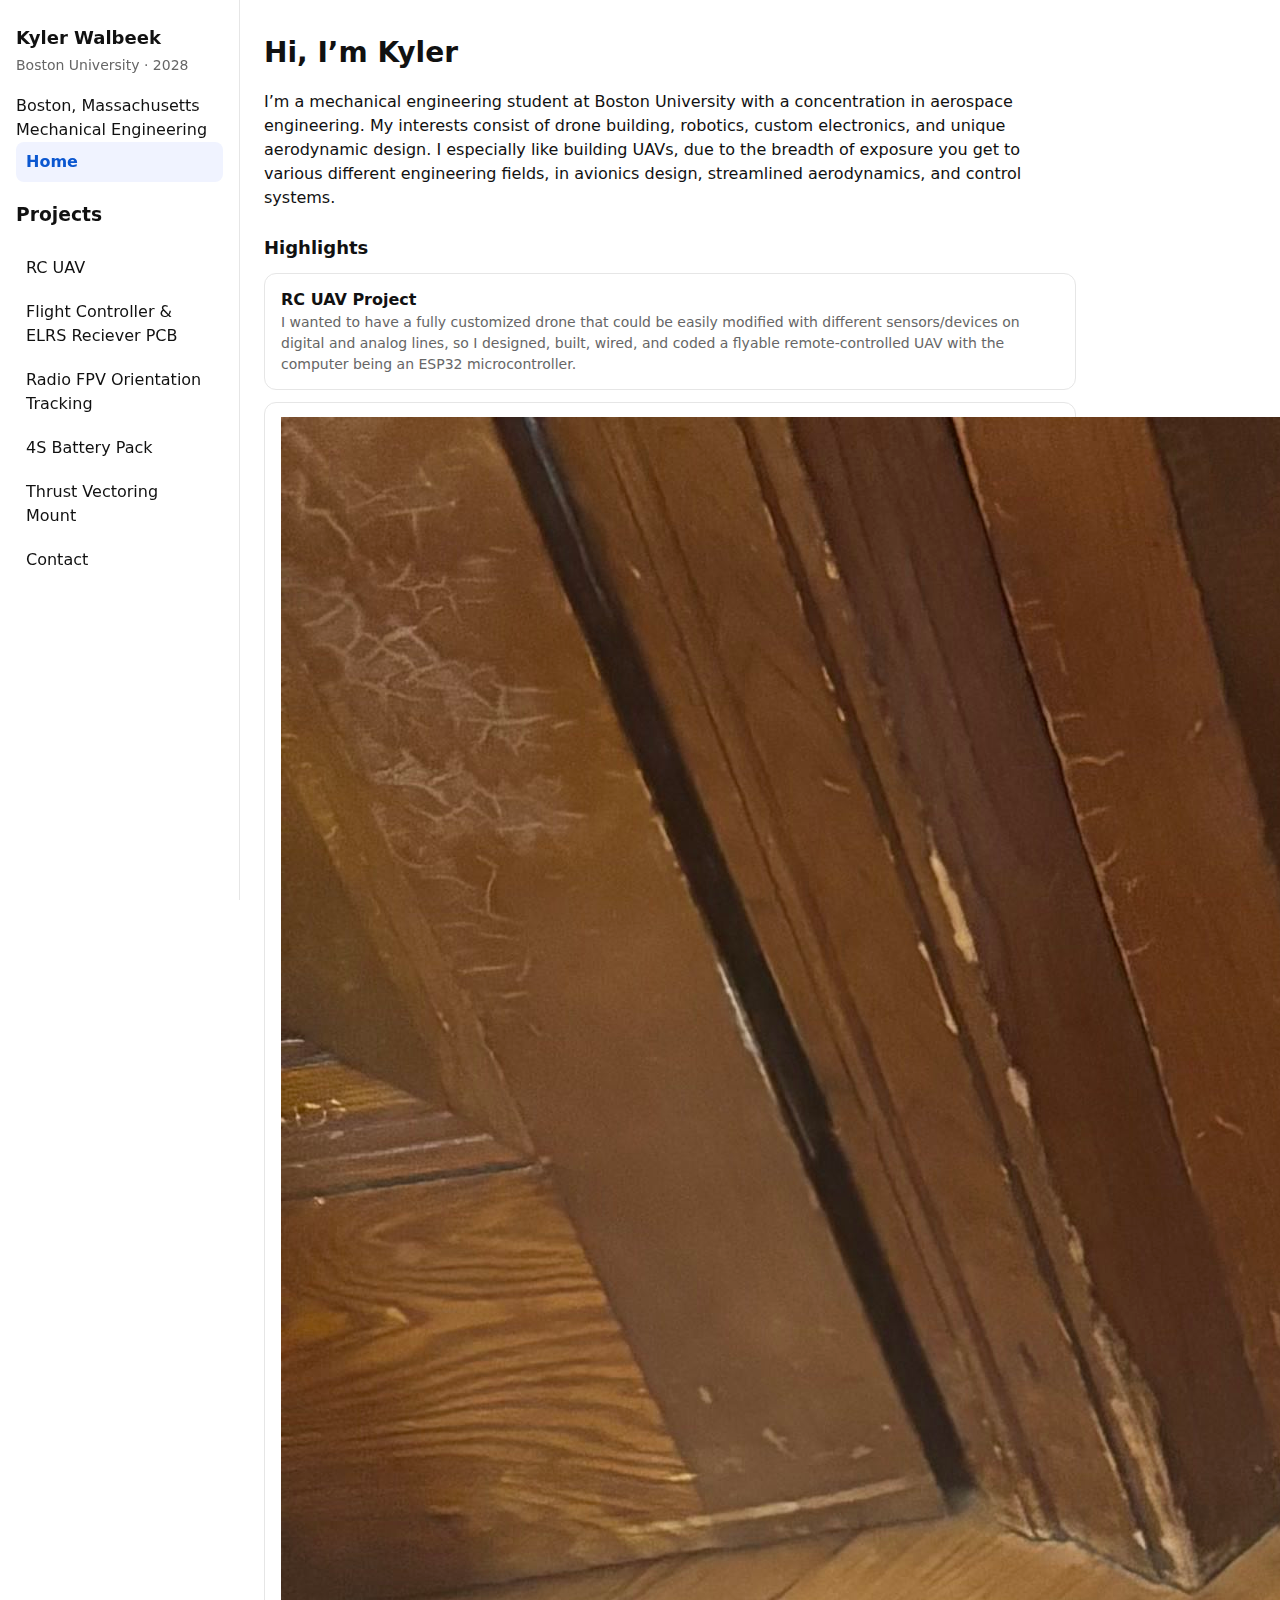
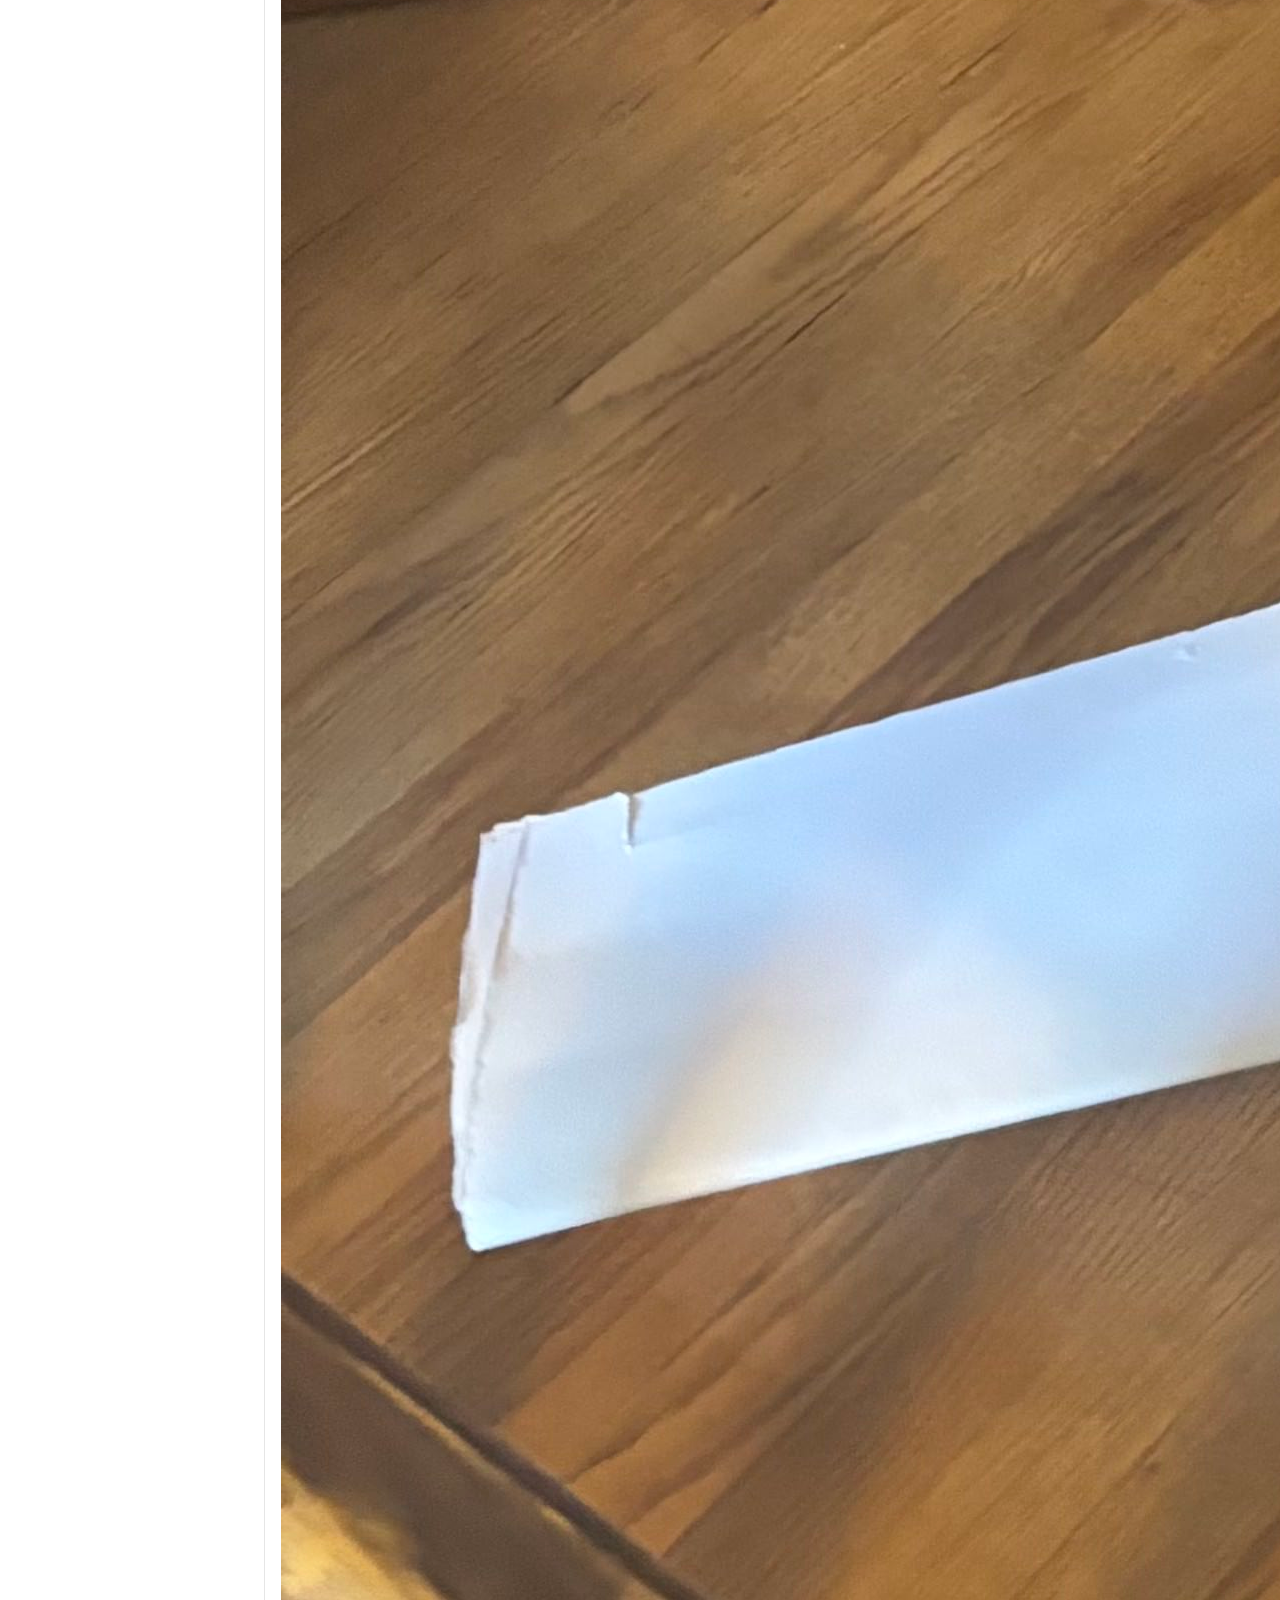
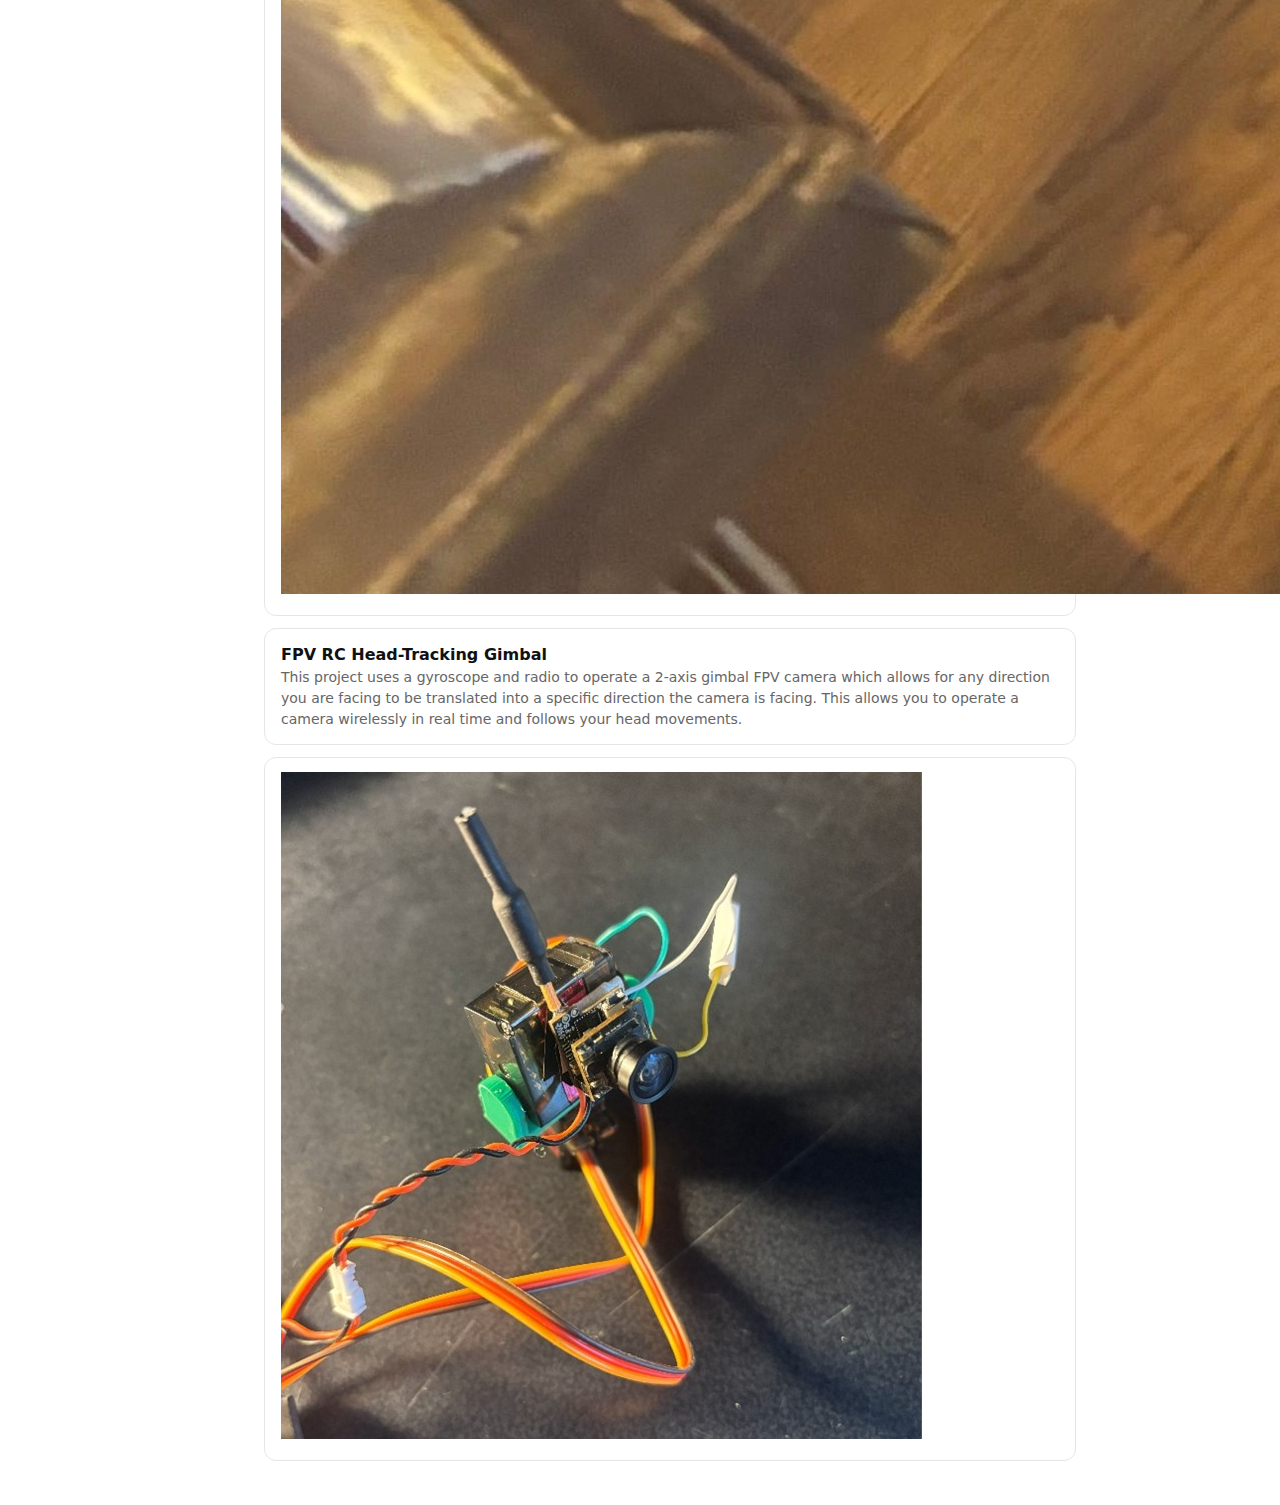
<file: index.html>
<!doctype html>
<html lang="en">
  <head>
    <meta charset="utf-8" />
    <meta name="viewport" content="width=device-width, initial-scale=1" />
    <title>Kyler Walbeek</title>
    <link rel="stylesheet" href="styles.css" />
  </head>
  <body>
    <div class="layout">
      <aside class="sidebar">
        <div class="name">Kyler Walbeek</div>
        <div class="subtitle">Boston University · 2028</div>
        <div class="smallsubtitle">Boston, Massachusetts<br>Mechanical Engineering</div>

       <nav class="nav">
          <a class="active nav-header" href="index.html">Home</a>
          <h3 class="projectmargin section-title"> Projects</h3>
          <a class="projectmargin" href="RCUAVProject.html">RC UAV</a>
          <a class="projectmargin" href="flightcontrollerandelrspcbProject.html">Flight Controller & ELRS Reciever PCB</a>
          <a class="projectmargin" href="FPVtrackingProject.html">Radio FPV Orientation Tracking</a>
          <a class="projectmargin" href="4SbatteryProject.html">4S Battery Pack</a>
          <a class="projectmargin" href="ThrustVectoringMount.html">Thrust Vectoring Mount</a>
          <a href="contact.html" class="nav-header">Contact</a>
        </nav>
      </aside>

      <main class="main">
        <h1>Hi, I’m Kyler</h1>
        <p>
          I’m a mechanical engineering student at Boston University with a concentration in aerospace engineering. My interests consist of drone building, robotics, custom electronics, 
          and unique aerodynamic design. I especially like building UAVs, due to the breadth of exposure you get to various different engineering fields, in avionics design, streamlined aerodynamics, 
          and control systems. 
        </p>

        <h2>Highlights</h2>
        <div class="card">
          <strong>RC UAV Project</strong>
          <div class="small">I wanted to have a fully customized drone that could be easily modified with different sensors/devices on digital and analog lines, so I designed, built, wired, and coded a 
          flyable remote-controlled UAV with the computer being an ESP32 microcontroller. </div>
        </div>
        <div class="card">
        <img src="images/rcuav2.jpg" class="largeimage">
        </div>

        <div class="card">
          <strong>FPV RC Head-Tracking Gimbal</strong>
          <div class="small">This project uses a gyroscope and radio to operate a 2-axis gimbal FPV camera which allows for any direction
            you are facing to be translated into a specific direction the camera is facing. This allows you to operate a camera wirelessly
            in real time and follows your head movements.</div>
        </div>
        <div class="card">
        <img src="images/cameragimbal1.jpg" class="largeimage">
        </div>
      </main>
    </div>
  </body>
</html>
</file>
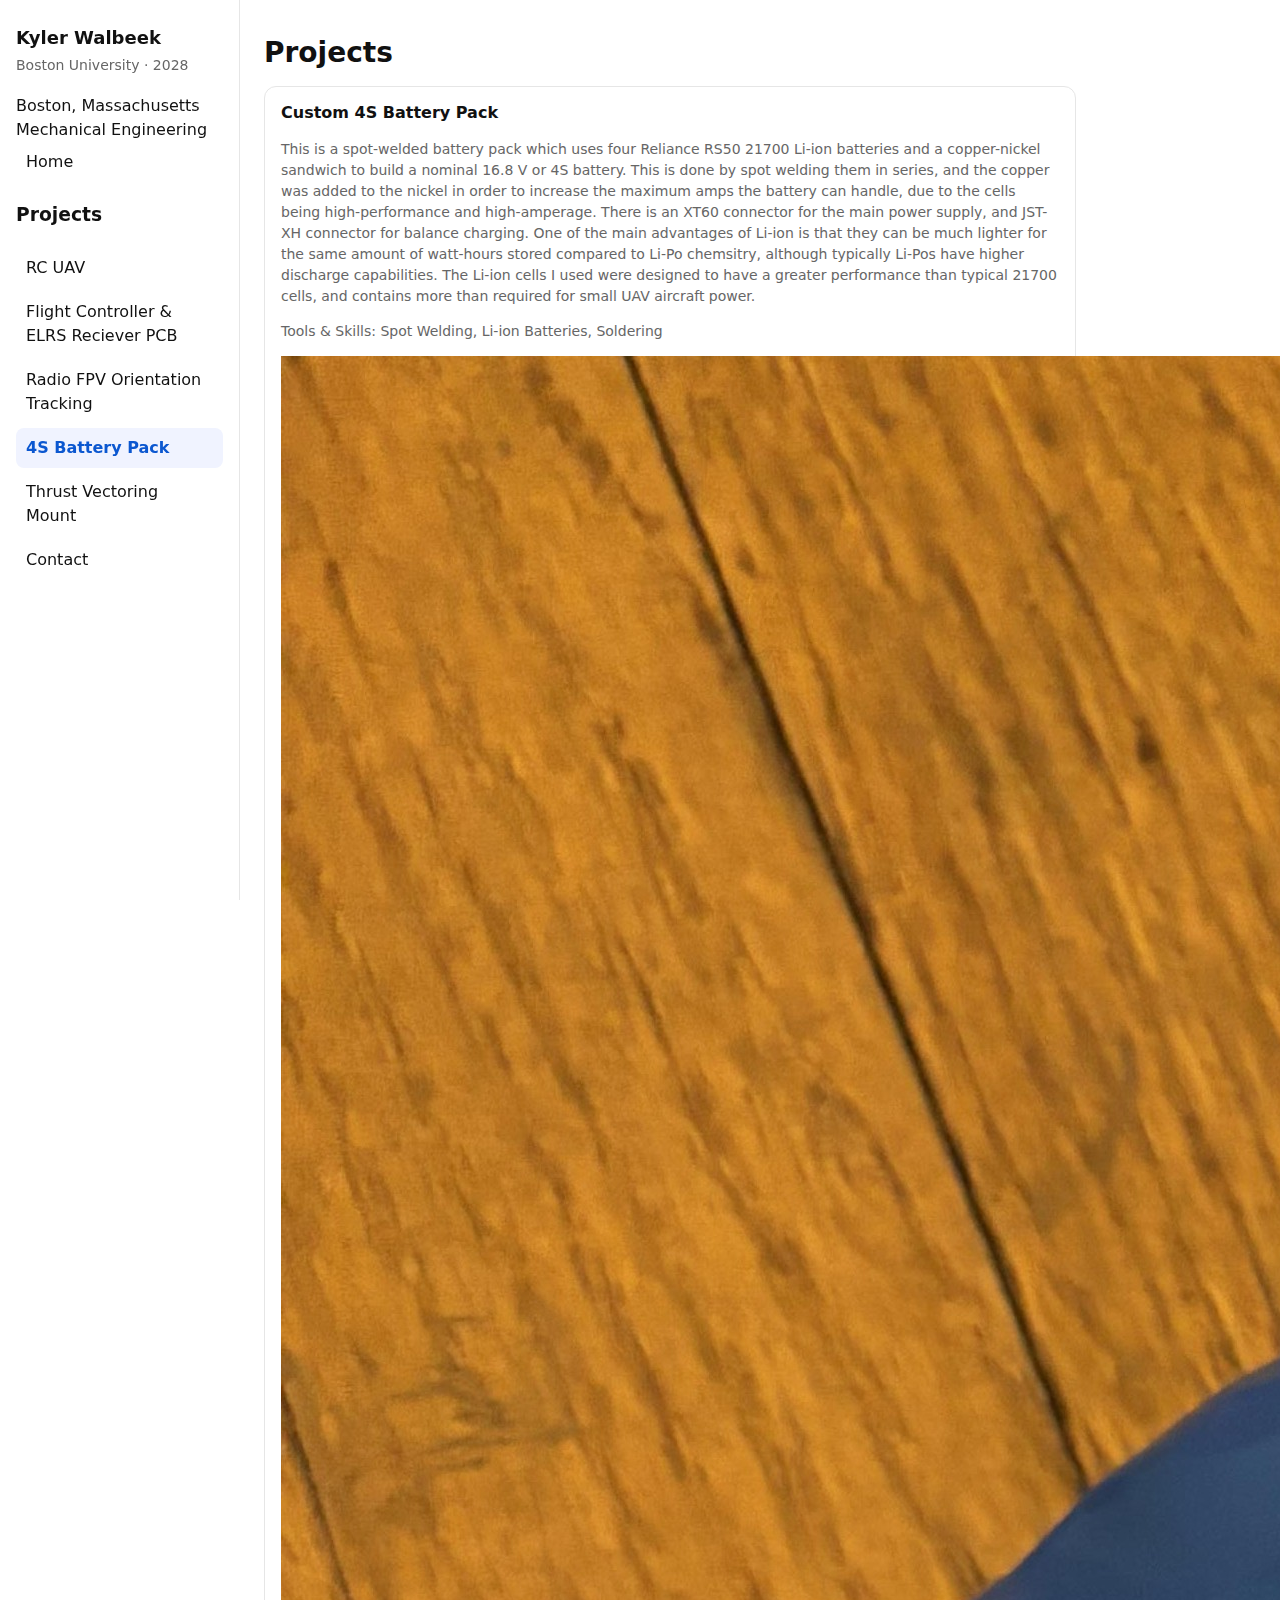
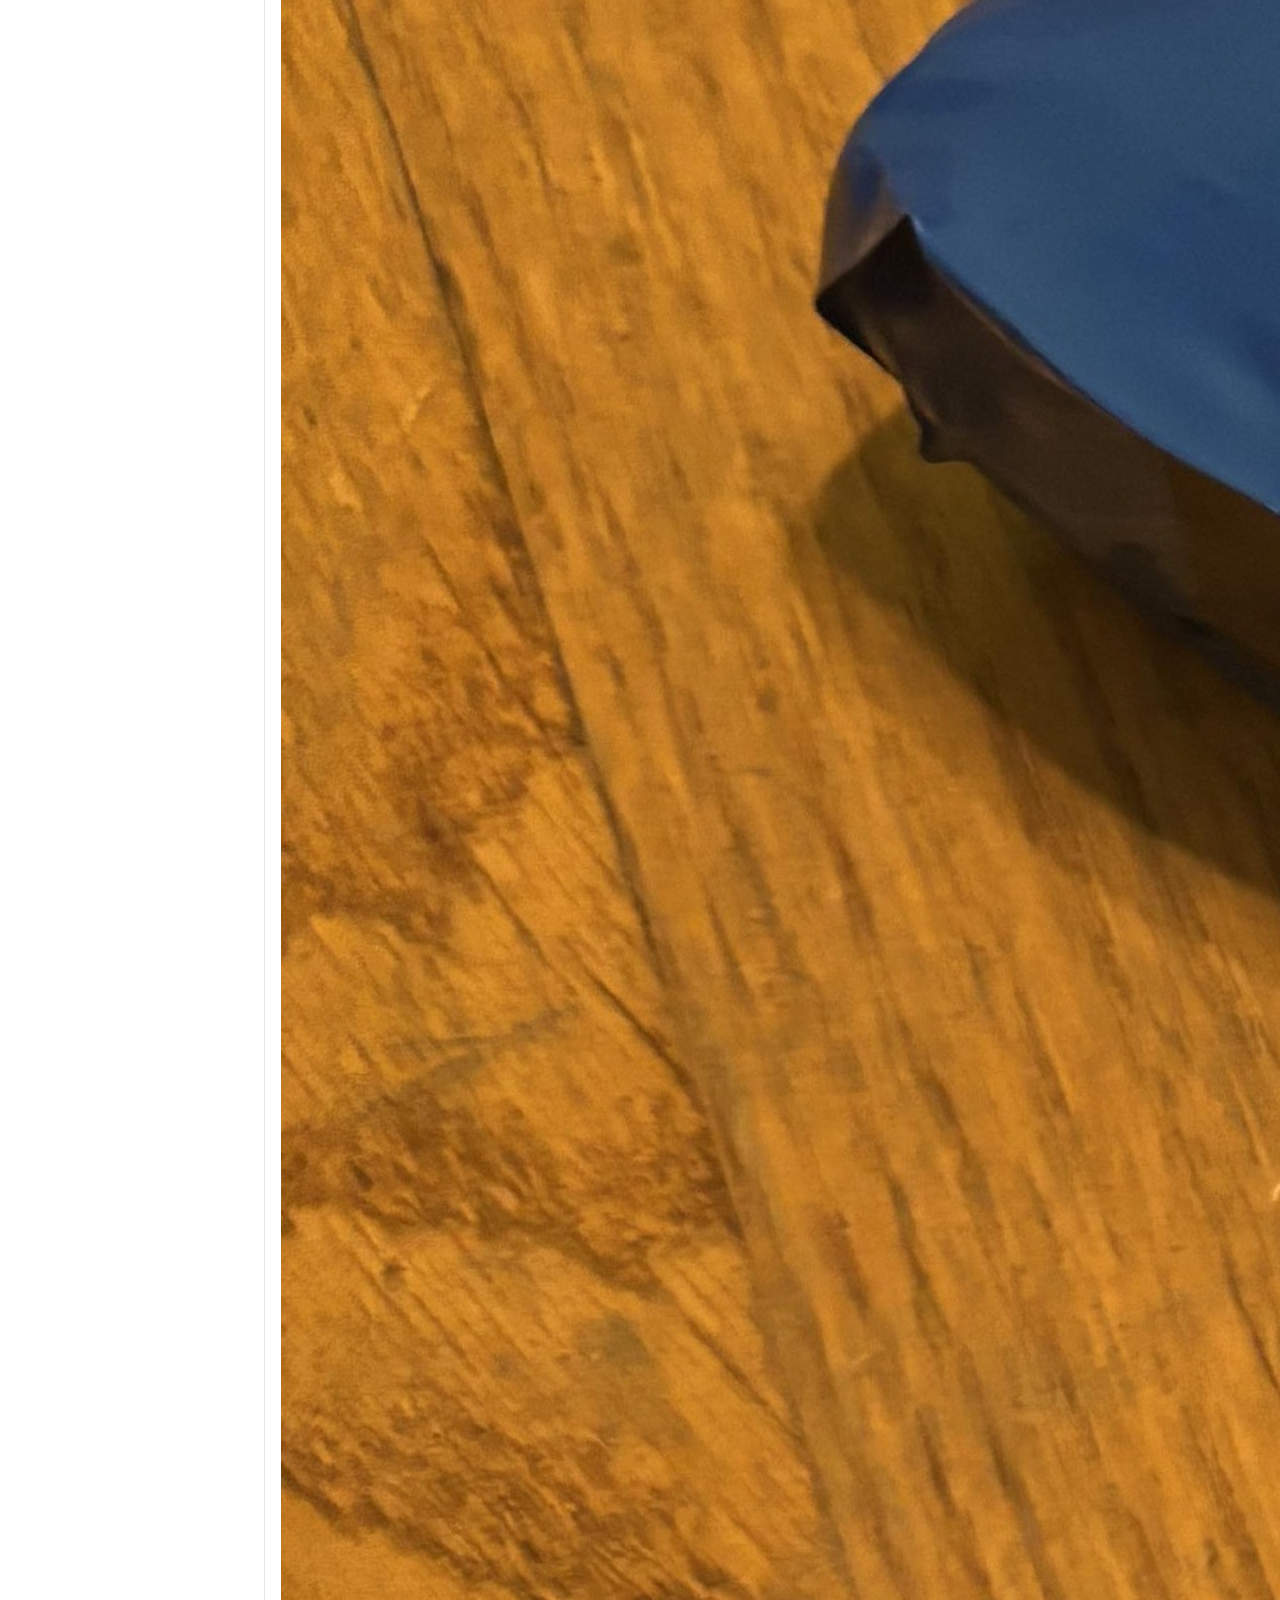
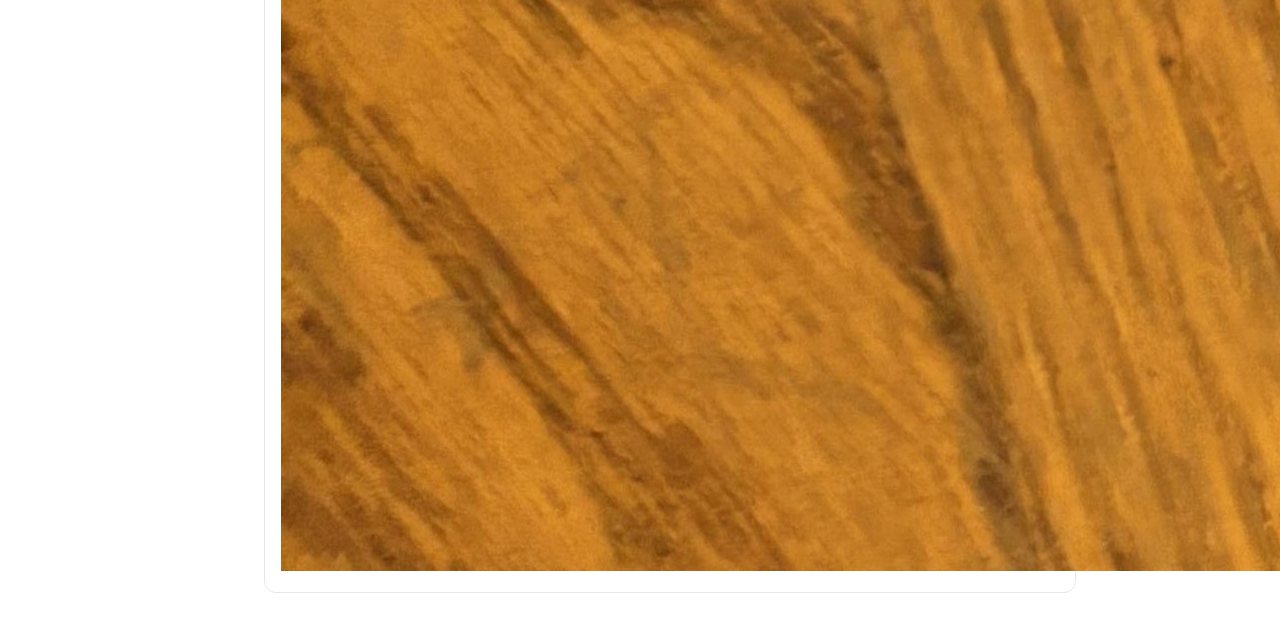
<file: 4SbatteryProject.html>
<!doctype html>
<html lang="en">
  <head>
    <meta charset="utf-8" />
    <meta name="viewport" content="width=device-width, initial-scale=1" />
    <title>Projects</title>
    <link rel="stylesheet" href="styles.css" />
  </head>
  <body>
    <div class="layout">
      <aside class="sidebar">
        <div class="name">Kyler Walbeek</div>
        <div class="subtitle">Boston University · 2028</div>
        <div class="smallsubtitle">Boston, Massachusetts<br>Mechanical Engineering</div>

        <nav class="nav">
          <a class="nav-header" href="index.html">Home</a>
          <h3 class="projectmargin section-title"> Projects</h3>
          <a class="projectmargin" href="RCUAVProject.html">RC UAV</a>
          <a class="projectmargin" href="flightcontrollerandelrspcbProject.html">Flight Controller & ELRS Reciever PCB</a>
          <a class="projectmargin" href="FPVtrackingProject.html">Radio FPV Orientation Tracking</a>
          <a class="active projectmargin" href="4SbatteryProject.html">4S Battery Pack</a>
          <a class="projectmargin" href="ThrustVectoringMount.html">Thrust Vectoring Mount</a>
          <a href="contact.html" class="nav-header">Contact</a>
        </nav>
      </aside>

      <main class="main">
        <h1>Projects</h1>

        <div class="card">
          <strong>Custom 4S Battery Pack</strong>
          <p class="small">This is a spot-welded battery pack which uses four Reliance RS50 21700 Li-ion batteries and a copper-nickel sandwich
          to build a nominal 16.8 V or 4S battery. This is done by spot welding them in series, and the copper was added to the nickel in order to
          increase the maximum amps the battery can handle, due to the cells being high-performance and high-amperage. There is an XT60 connector
          for the main power supply, and JST-XH connector for balance charging. One of the main advantages of Li-ion is that they can be much lighter
          for the same amount of watt-hours stored compared to Li-Po chemsitry, although typically Li-Pos have higher discharge capabilities. The Li-ion
          cells I used were designed to have a greater performance than typical 21700 cells, and contains more than required for small UAV aircraft power.
          </p>
          <p class="small">
            Tools & Skills: Spot Welding, Li-ion Batteries, Soldering
          </p>
          <img src="images/4sbatterypack_1.jpg" class="smallimage">

        </div>
      </main>
    </div>
  </body>
</html>
</file>
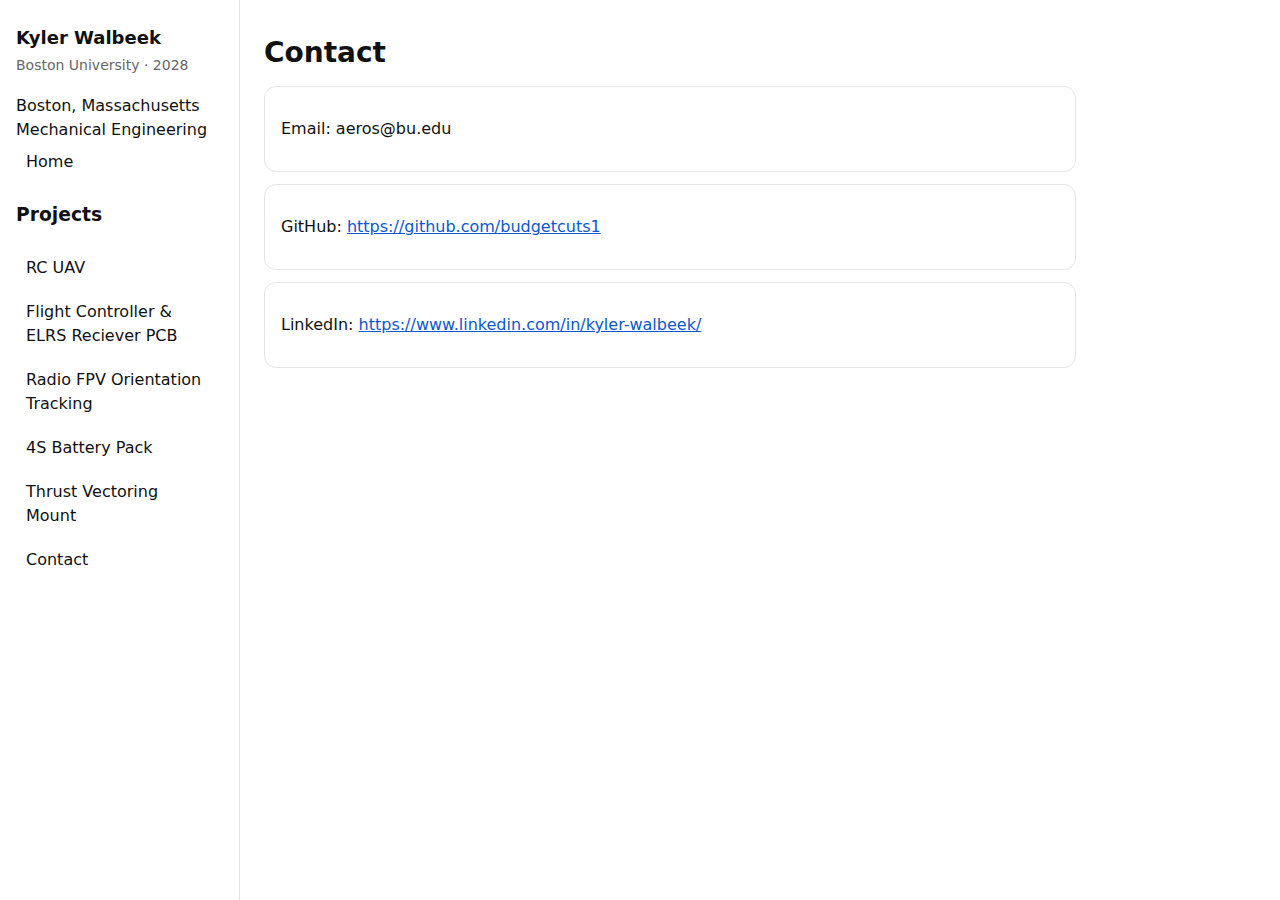
<file: contact.html>
<!doctype html>
<html lang="en">
  <head>
    <meta charset="utf-8" />
    <meta name="viewport" content="width=device-width, initial-scale=1" />
    <title>Contact · Kyler Walbeek</title>
    <link rel="stylesheet" href="styles.css" />
  </head>
  <body>
    <div class="layout">
      <aside class="sidebar">
        <div class="name">Kyler Walbeek</div>
        <div class="subtitle">Boston University · 2028</div>
        <div class="smallsubtitle">Boston, Massachusetts<br>Mechanical Engineering</div>

        <nav class="nav">
          <a class="nav-header" href="index.html">Home</a>
          <h3 class="projectmargin section-title"> Projects</h3>
          <a class="projectmargin" href="RCUAVProject.html">RC UAV</a>
          <a class="projectmargin" href="flightcontrollerandelrspcbProject.html">Flight Controller & ELRS Reciever PCB</a>
          <a class="projectmargin" href="FPVtrackingProject.html">Radio FPV Orientation Tracking</a>
          <a class="projectmargin" href="4SbatteryProject.html">4S Battery Pack</a>
          <a class="projectmargin" href="ThrustVectoringMount.html">Thrust Vectoring Mount</a>
          <a href="active contact.html" class="nav-header">Contact</a>
        </nav>
      </aside>

      <main class="main">
          <h1>Contact</h1>
          <div class="card">
          <p>Email: aeros@bu.edu</p>
          </div>
          <div class="card">
          <p>GitHub: <a href="https://github.com/budgetcuts1">https://github.com/budgetcuts1</a></p>
          </div>
          <div class="card">
          <p>LinkedIn: <a href="https://www.linkedin.com/in/kyler-walbeek/">https://www.linkedin.com/in/kyler-walbeek/</a></p>
          </div>
      </main>
    </div>
  </body>
</html>
</file>
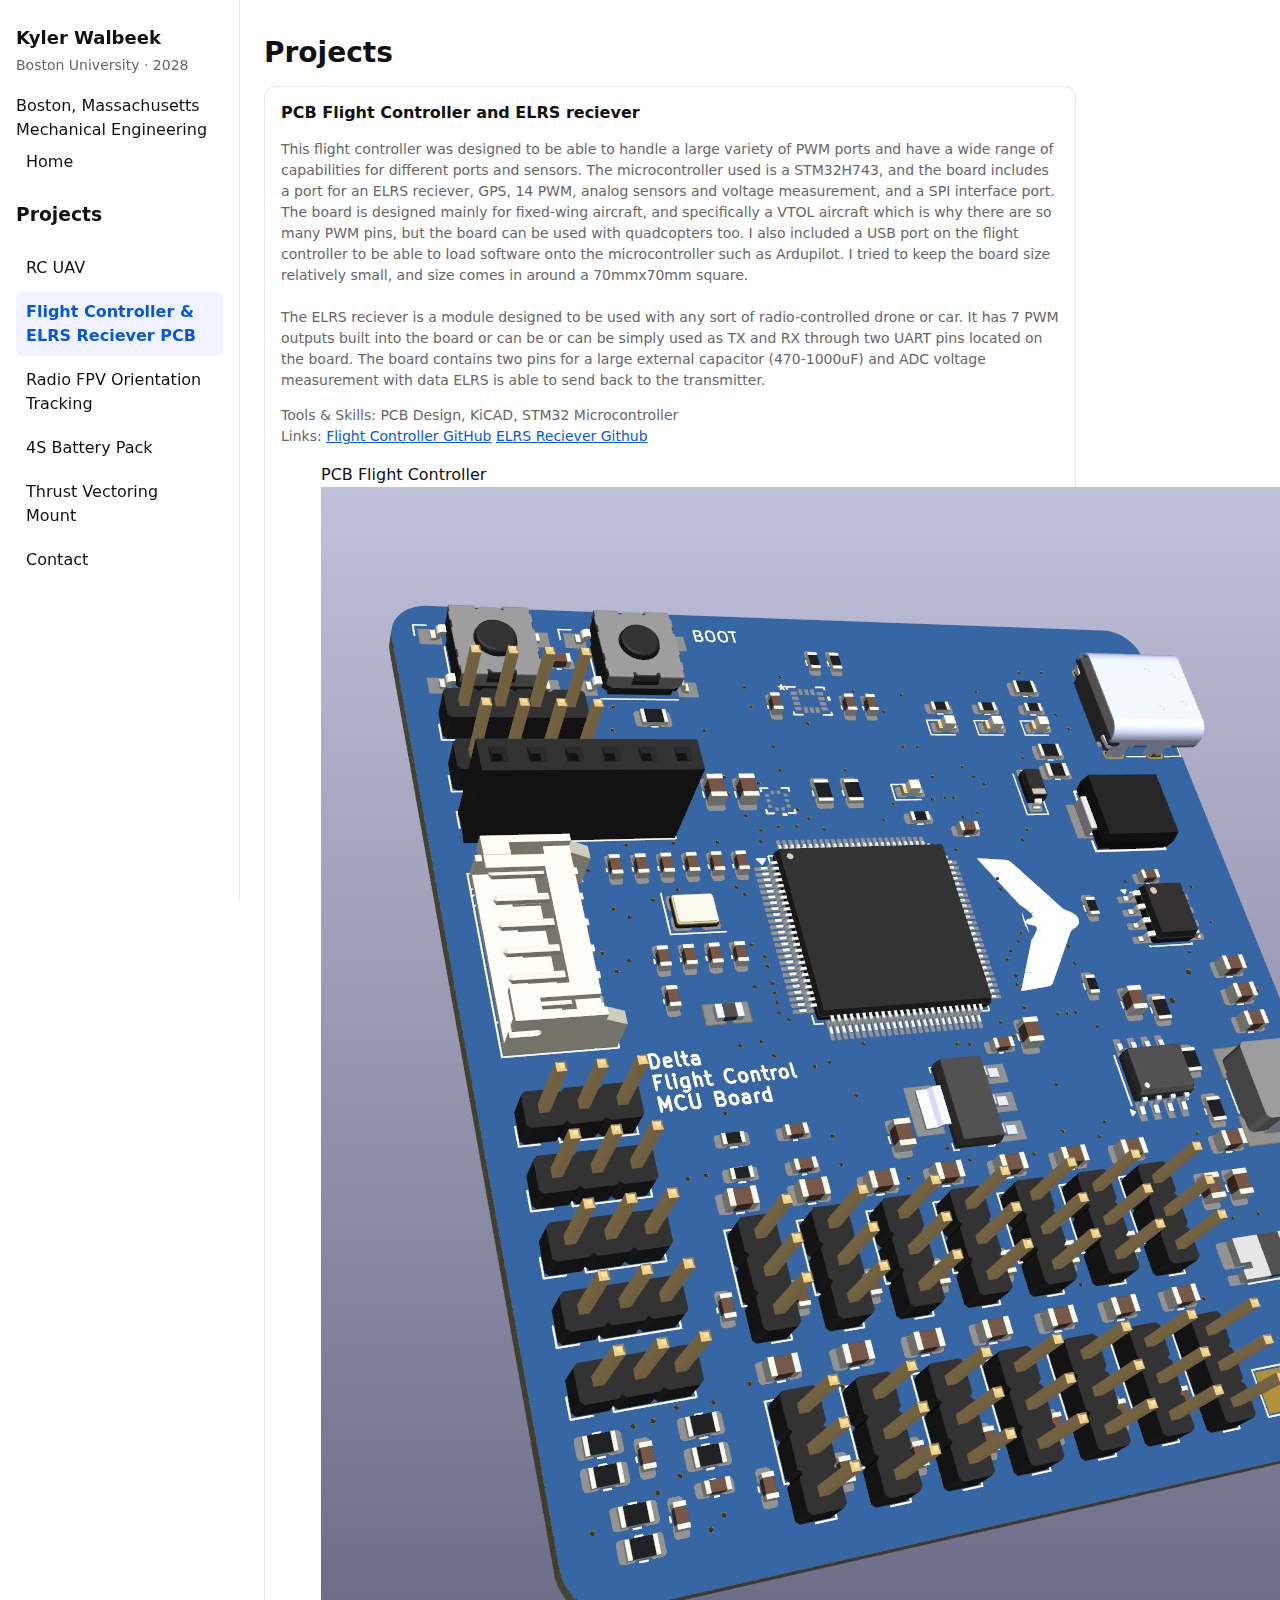
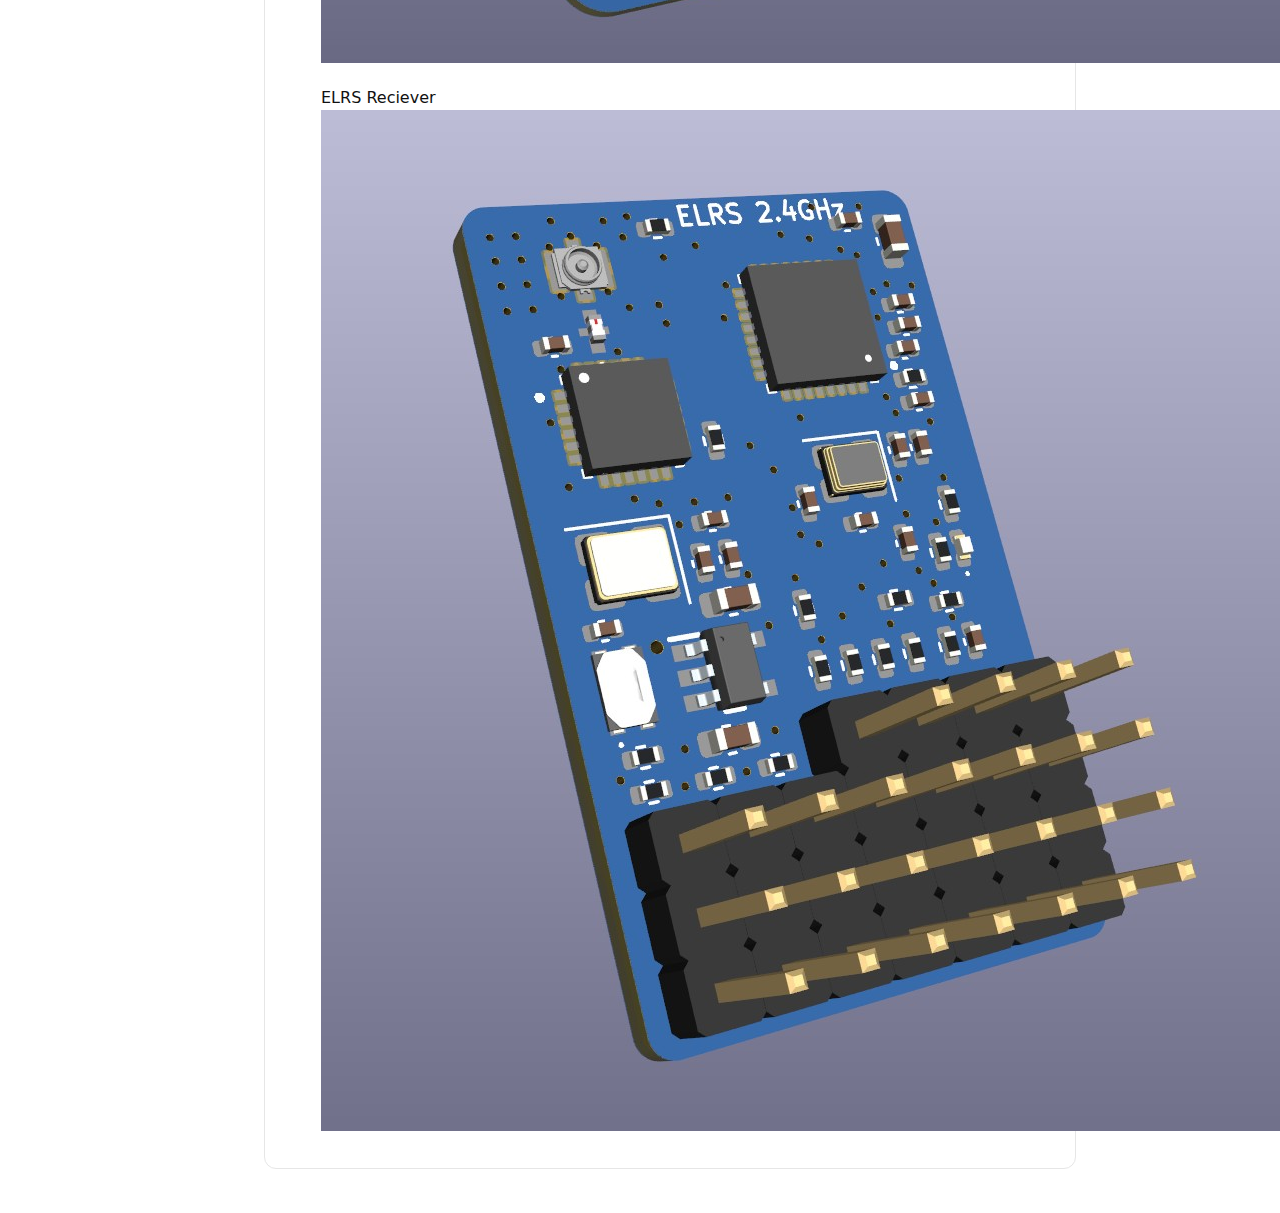
<file: flightcontrollerandelrspcbProject.html>
<!doctype html>
<html lang="en">
  <head>
    <meta charset="utf-8" />
    <meta name="viewport" content="width=device-width, initial-scale=1" />
    <title>Projects</title>
    <link rel="stylesheet" href="styles.css" />
  </head>
  <body>
    <div class="layout">
      <aside class="sidebar">
        <div class="name">Kyler Walbeek</div>
        <div class="subtitle">Boston University · 2028</div>
        <div class="smallsubtitle">Boston, Massachusetts<br>Mechanical Engineering</div>

        <nav class="nav">
          <a class="nav-header" href="index.html">Home</a>
          <h3 class="projectmargin section-title"> Projects</h3>
          <a class="projectmargin" href="RCUAVProject.html">RC UAV</a>
          <a class="active projectmargin" href="flightcontrollerandelrspcbProject.html">Flight Controller & ELRS Reciever PCB</a>
          <a class="projectmargin" href="FPVtrackingProject.html">Radio FPV Orientation Tracking</a>
          <a class="projectmargin" href="4SbatteryProject.html">4S Battery Pack</a>
          <a class="projectmargin" href="ThrustVectoringMount.html">Thrust Vectoring Mount</a>
          <a href="contact.html" class="nav-header">Contact</a>
        </nav>
      </aside>

      <main class="main">
        <h1>Projects</h1>
        <div class="card">
          <strong>PCB Flight Controller and ELRS reciever</strong>
          <p class="small">This flight controller was designed to be able to handle a large variety of PWM ports and have a wide range of capabilities for different ports and sensors.
          The microcontroller used is a STM32H743, and the board includes a port for an ELRS reciever, GPS, 14 PWM, analog sensors and voltage measurement, and a SPI interface port.
          The board is designed mainly for fixed-wing aircraft, and specifically a VTOL aircraft which is why there are so many PWM pins, but the board can be used with quadcopters too.
          I also included a USB port on the flight controller to be able to load software onto the microcontroller such as Ardupilot. 
          I tried to keep the board size relatively small, and size comes in around a 70mmx70mm square.<br><br>The ELRS reciever is a module designed
          to be used with any sort of radio-controlled drone or car. It has 7 PWM outputs built into the board or can be
          or can be simply used as TX and RX through two UART pins located on the board. The board contains two pins for a large external capacitor (470-1000uF) and ADC voltage measurement
          with data ELRS is able to send back to the transmitter.</p>
          <p class="small">
            Tools & Skills: PCB Design, KiCAD, STM32 Microcontroller<br />
            Links: <a href="https://github.com/budgetcuts1/deltaflightcontroller_v1">Flight Controller GitHub</a>
            <a href = "https://github.com/budgetcuts1/elrsreciever7PWM">ELRS Reciever Github</a>
          </p>
          <figure>
          <figcaption>PCB Flight Controller</figcaption>
          <img src="images/deltaflightcontroller3dview_1.jpg" class="smallimage">
          </figure>
          <figure>
          <figcaption>ELRS Reciever </figcaption>
          <img src="images/elrsreciever3dview_1.jpg" class="smallimage">
          </figure>
        </div>
      </main>
    </div>
  </body>
</html>
</file>
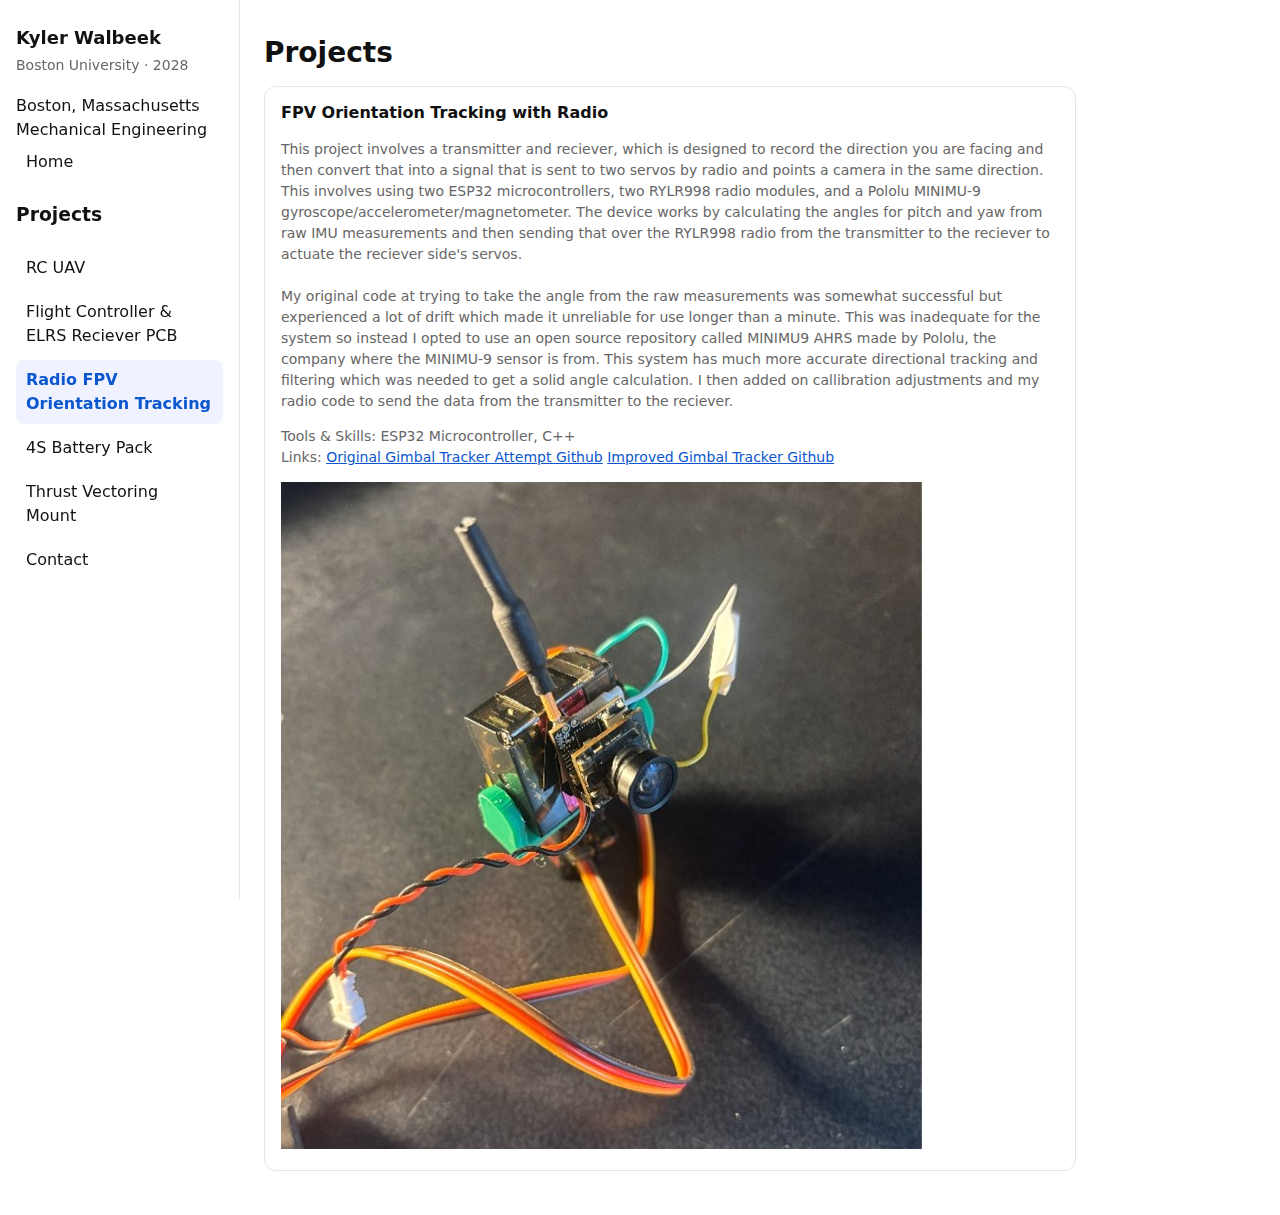
<file: FPVtrackingProject.html>
<!doctype html>
<html lang="en">
  <head>
    <meta charset="utf-8" />
    <meta name="viewport" content="width=device-width, initial-scale=1" />
    <title>Projects</title>
    <link rel="stylesheet" href="styles.css" />
  </head>
  <body>
    <div class="layout">
      <aside class="sidebar">
        <div class="name">Kyler Walbeek</div>
        <div class="subtitle">Boston University · 2028</div>
        <div class="smallsubtitle">Boston, Massachusetts<br>Mechanical Engineering</div>

        <nav class="nav">
          <a class="nav-header" href="index.html">Home</a>
          <h3 class="projectmargin section-title"> Projects</h3>
          <a class="projectmargin" href="RCUAVProject.html">RC UAV</a>
          <a class="projectmargin" href="flightcontrollerandelrspcbProject.html">Flight Controller & ELRS Reciever PCB</a>
          <a class="active projectmargin" href="FPVtrackingProject.html">Radio FPV Orientation Tracking</a>
          <a class="projectmargin" href="4SbatteryProject.html">4S Battery Pack</a>
          <a class="projectmargin" href="ThrustVectoringMount.html">Thrust Vectoring Mount</a>
          <a href="contact.html" class="nav-header">Contact</a>
        </nav>
      </aside>

      <main class="main">
        <h1>Projects</h1>

        <div class="card">
          <strong>FPV Orientation Tracking with Radio</strong>
          <p class="small">This project involves a transmitter and reciever, which is designed to record the direction you are facing and then
            convert that into a signal that is sent to two servos by radio and points a camera in the same direction. This
            involves using two ESP32 microcontrollers, two RYLR998 radio modules, and a Pololu MINIMU-9 gyroscope/accelerometer/magnetometer. 
            The device works by calculating the angles for pitch and yaw from raw IMU measurements and then sending that over the RYLR998 radio from
            the transmitter to the reciever to actuate the reciever side's servos.<br><br>My original code at trying to take the angle from the raw
            measurements was somewhat successful but experienced a lot of drift which made it unreliable for use longer than a minute. This was
            inadequate for the system so instead I opted to use an open source repository called MINIMU9 AHRS made by Pololu, the company where the 
            MINIMU-9 sensor is from. This system has much more accurate directional tracking and filtering which was needed to get a solid angle calculation. I then
            added on callibration adjustments and my radio code to send the data from the transmitter to the reciever.
          </p>
          <p class="small">
            Tools & Skills: ESP32 Microcontroller, C++<br />
            Links: <a href="https://github.com/budgetcuts1/tracker_gimbal_1">Original Gimbal Tracker Attempt Github</a> 
            <a href="https://github.com/budgetcuts1/tracker_gimbal_improved">Improved Gimbal Tracker Github</a>
            </a>
          </p>
          <img src="images/cameragimbal1.jpg" class="smallimage">
        </div>
      </main>
    </div>
  </body>
</html>
</file>
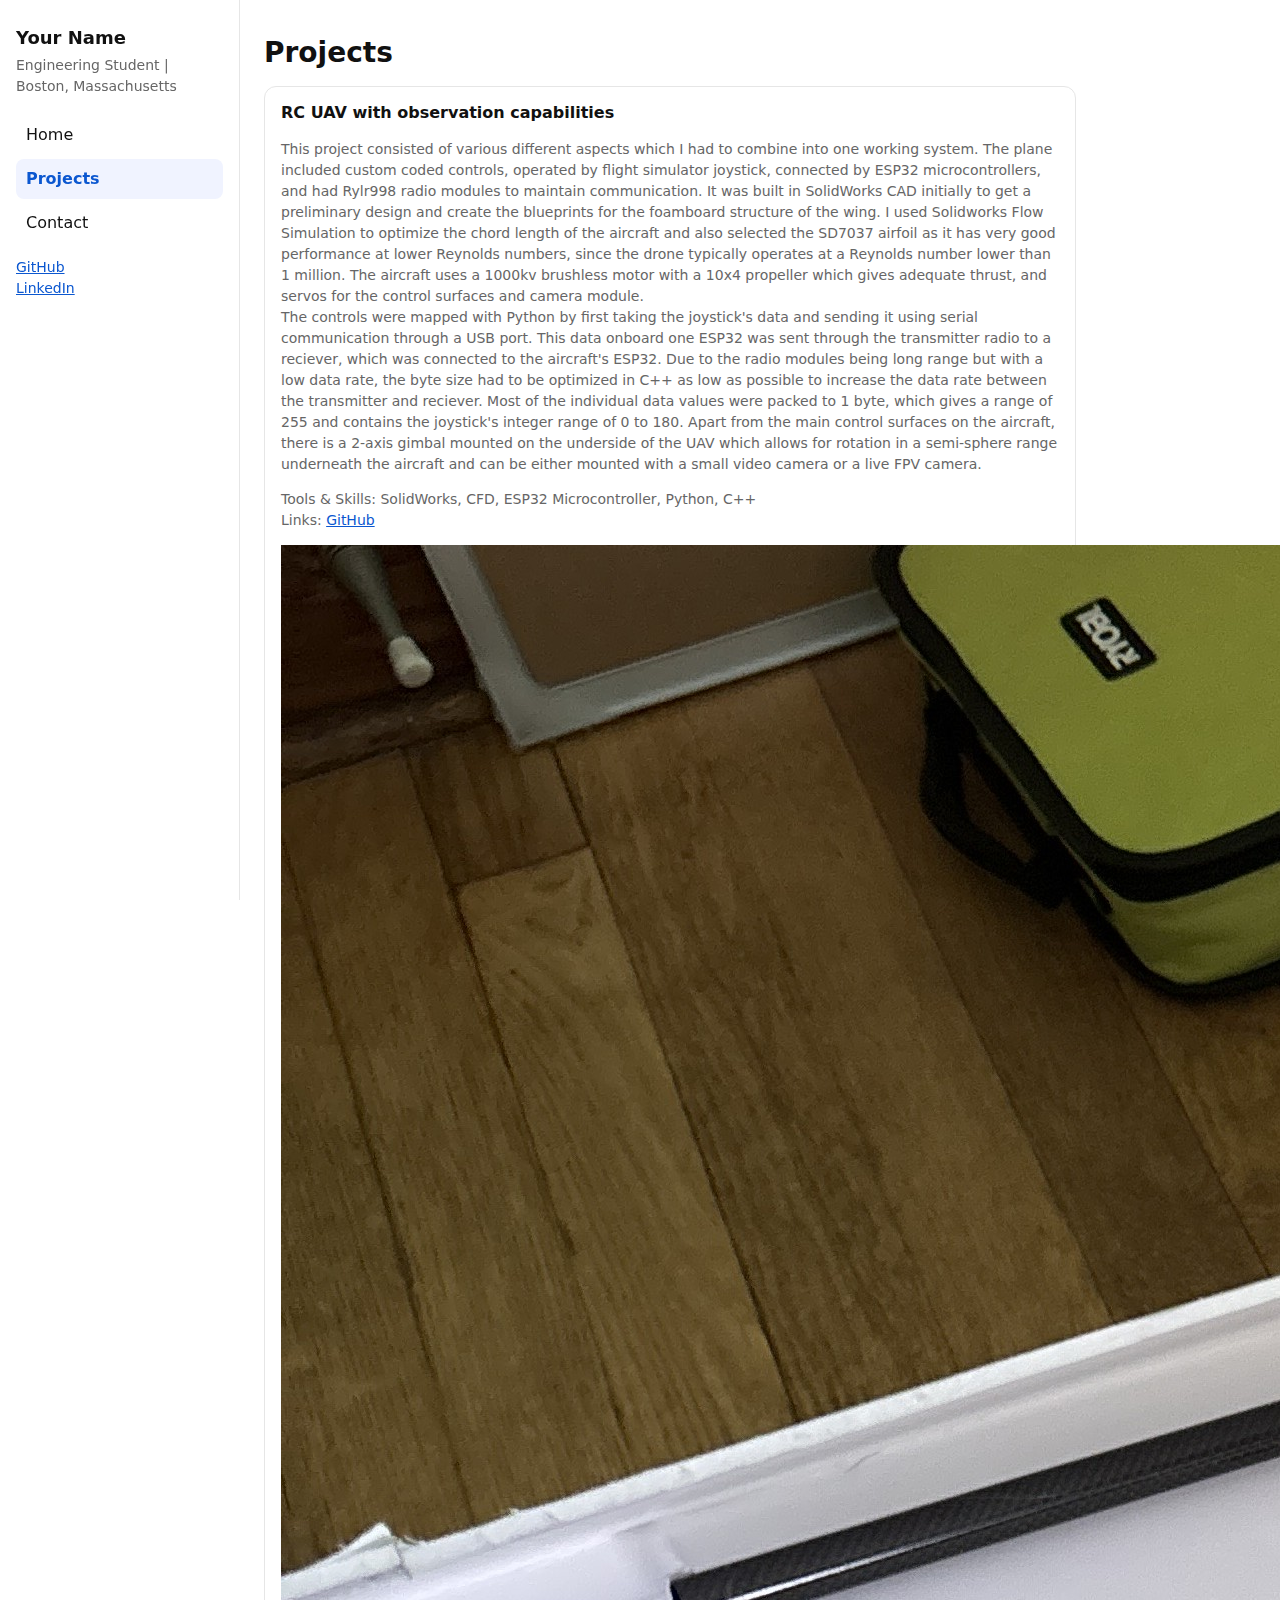
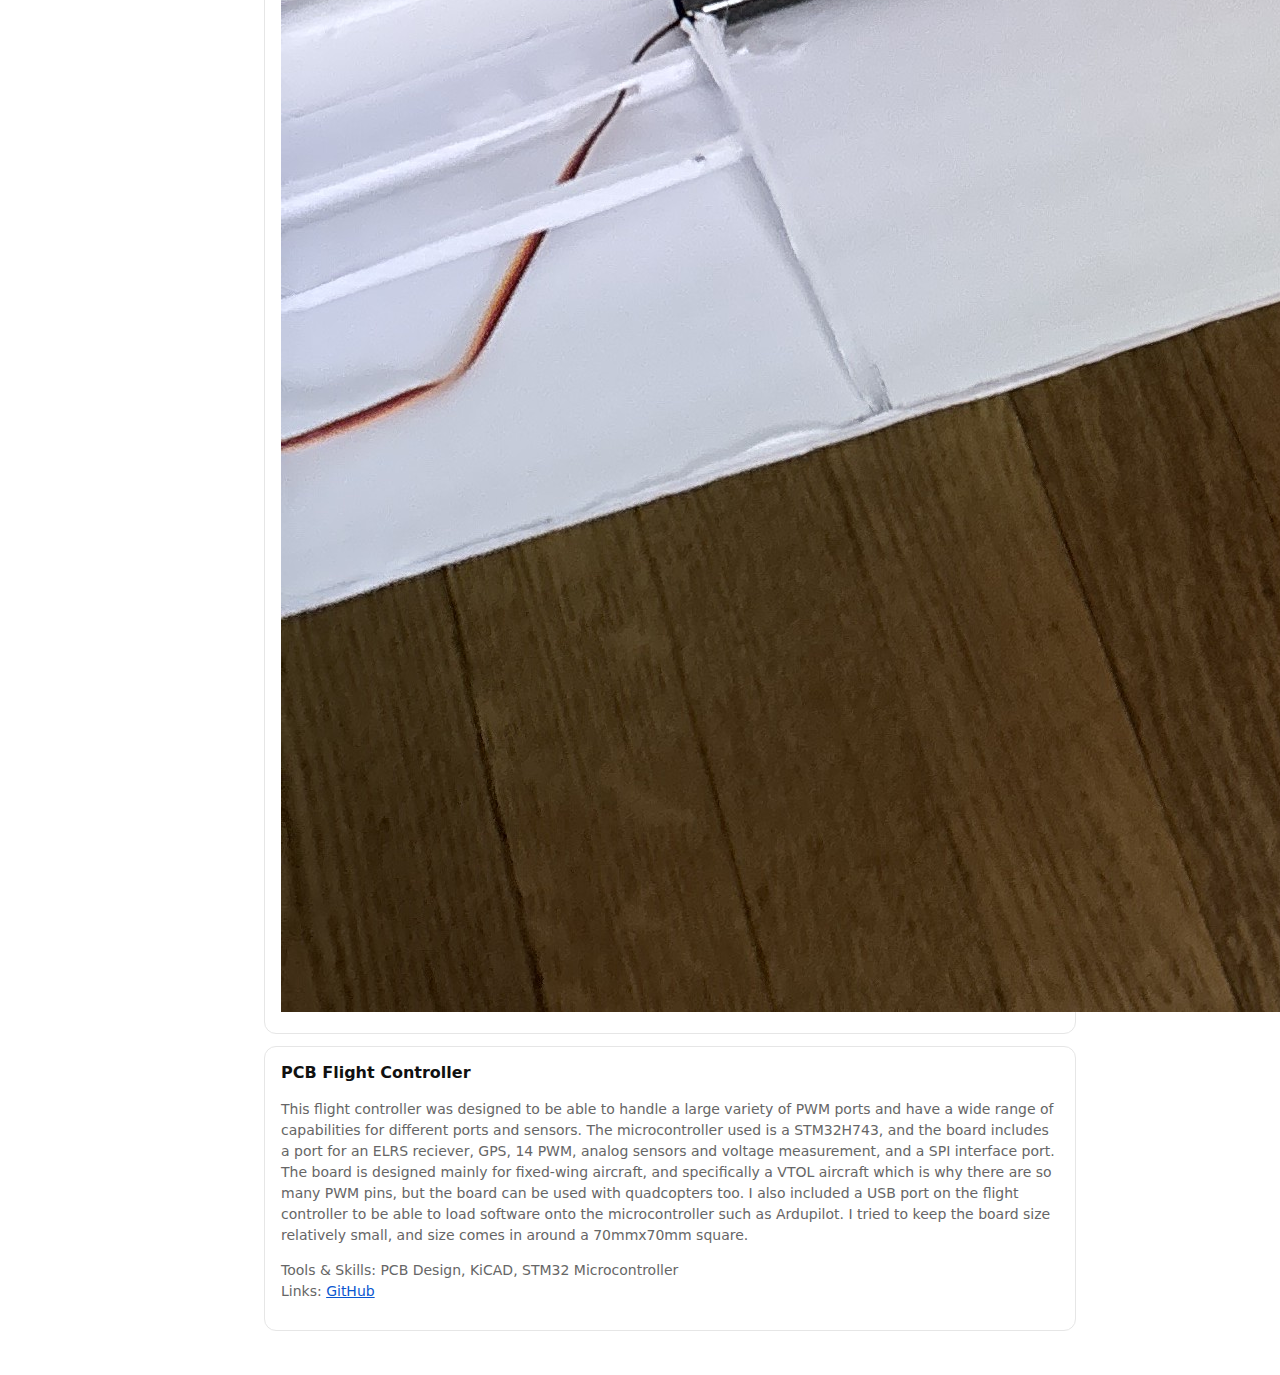
<file: projects.html>
<!doctype html>
<html lang="en">
  <head>
    <meta charset="utf-8" />
    <meta name="viewport" content="width=device-width, initial-scale=1" />
    <title>Projects</title>
    <link rel="stylesheet" href="styles.css" />
  </head>
  <body>
    <div class="layout">
      <aside class="sidebar">
        <div class="name">Your Name</div>
        <div class="subtitle">Engineering Student | Boston, Massachusetts</div>

        <nav class="nav">
          <a href="index.html">Home</a>
          <a class="active" href="projects.html">Projects</a>
          <a href="contact.html">Contact</a>
        </nav>

        <p class="small">
          <a href="https://github.com/yourusername">GitHub</a><br />
          <a href="https://www.linkedin.com/in/yourusername/">LinkedIn</a>
        </p>
      </aside>

      <main class="main">
        <h1>Projects</h1>

        <div class="card">
          <strong>RC UAV with observation capabilities</strong>
          <p class="small">This project consisted of various different aspects which I had to combine into one working system. The plane included custom coded controls, operated by
          flight simulator joystick, connected by ESP32 microcontrollers, and had Rylr998 radio modules to maintain communication. It was built in SolidWorks CAD initially to 
          get a preliminary design and create the blueprints for the foamboard structure of the wing. I used Solidworks Flow Simulation to optimize the chord length of the aircraft and
          also selected the SD7037 airfoil as it has very good performance at lower Reynolds numbers, since the drone typically operates at a Reynolds number lower than 1 million.
          The aircraft uses a 1000kv brushless motor with a 10x4 propeller which gives adequate thrust, and servos for the control surfaces and camera module. 
          <br>The controls were mapped with Python by first taking the 
          joystick's data and sending it using serial communication through a USB port. This data onboard one ESP32 was sent through the transmitter radio to a reciever, which was 
          connected to the aircraft's ESP32. Due to the radio modules being long range but with a low data rate, the byte size had to be optimized in C++ as low as possible to
          increase the data rate between the transmitter and reciever. Most of the individual data values were packed to 1 byte, which gives a range of 255 and contains the 
          joystick's integer range of 0 to 180. Apart from the main control surfaces on the aircraft, there is a 2-axis gimbal mounted on the underside of the UAV which allows 
          for rotation in a semi-sphere range underneath the aircraft and can be either mounted with a small video camera or a live FPV camera.</p>
          <p class="small">
            Tools & Skills: SolidWorks, CFD, ESP32 Microcontroller, Python, C++<br />
            Links: <a href="https://github.com/budgetcuts1/RCUAVProject_1">GitHub</a>
          </p>
          <img src="images/rcuav1.JPG">
        </div>

        <div class="card">
          <strong>PCB Flight Controller</strong>
          <p class="small">This flight controller was designed to be able to handle a large variety of PWM ports and have a wide range of capabilities for different ports and sensors.
          The microcontroller used is a STM32H743, and the board includes a port for an ELRS reciever, GPS, 14 PWM, analog sensors and voltage measurement, and a SPI interface port.
          The board is designed mainly for fixed-wing aircraft, and specifically a VTOL aircraft which is why there are so many PWM pins, but the board can be used with quadcopters too.
          I also included a USB port on the flight controller to be able to load software onto the microcontroller such as Ardupilot. 
          I tried to keep the board size relatively small, and size comes in around a 70mmx70mm square. </p>
          <p class="small">
            Tools & Skills: PCB Design, KiCAD, STM32 Microcontroller<br />
            Links: <a href="https://github.com/budgetcuts1/deltaflightcontroller_v1">GitHub</a>
          </p>
        </div>
      </main>
    </div>
  </body>
</html>
</file>
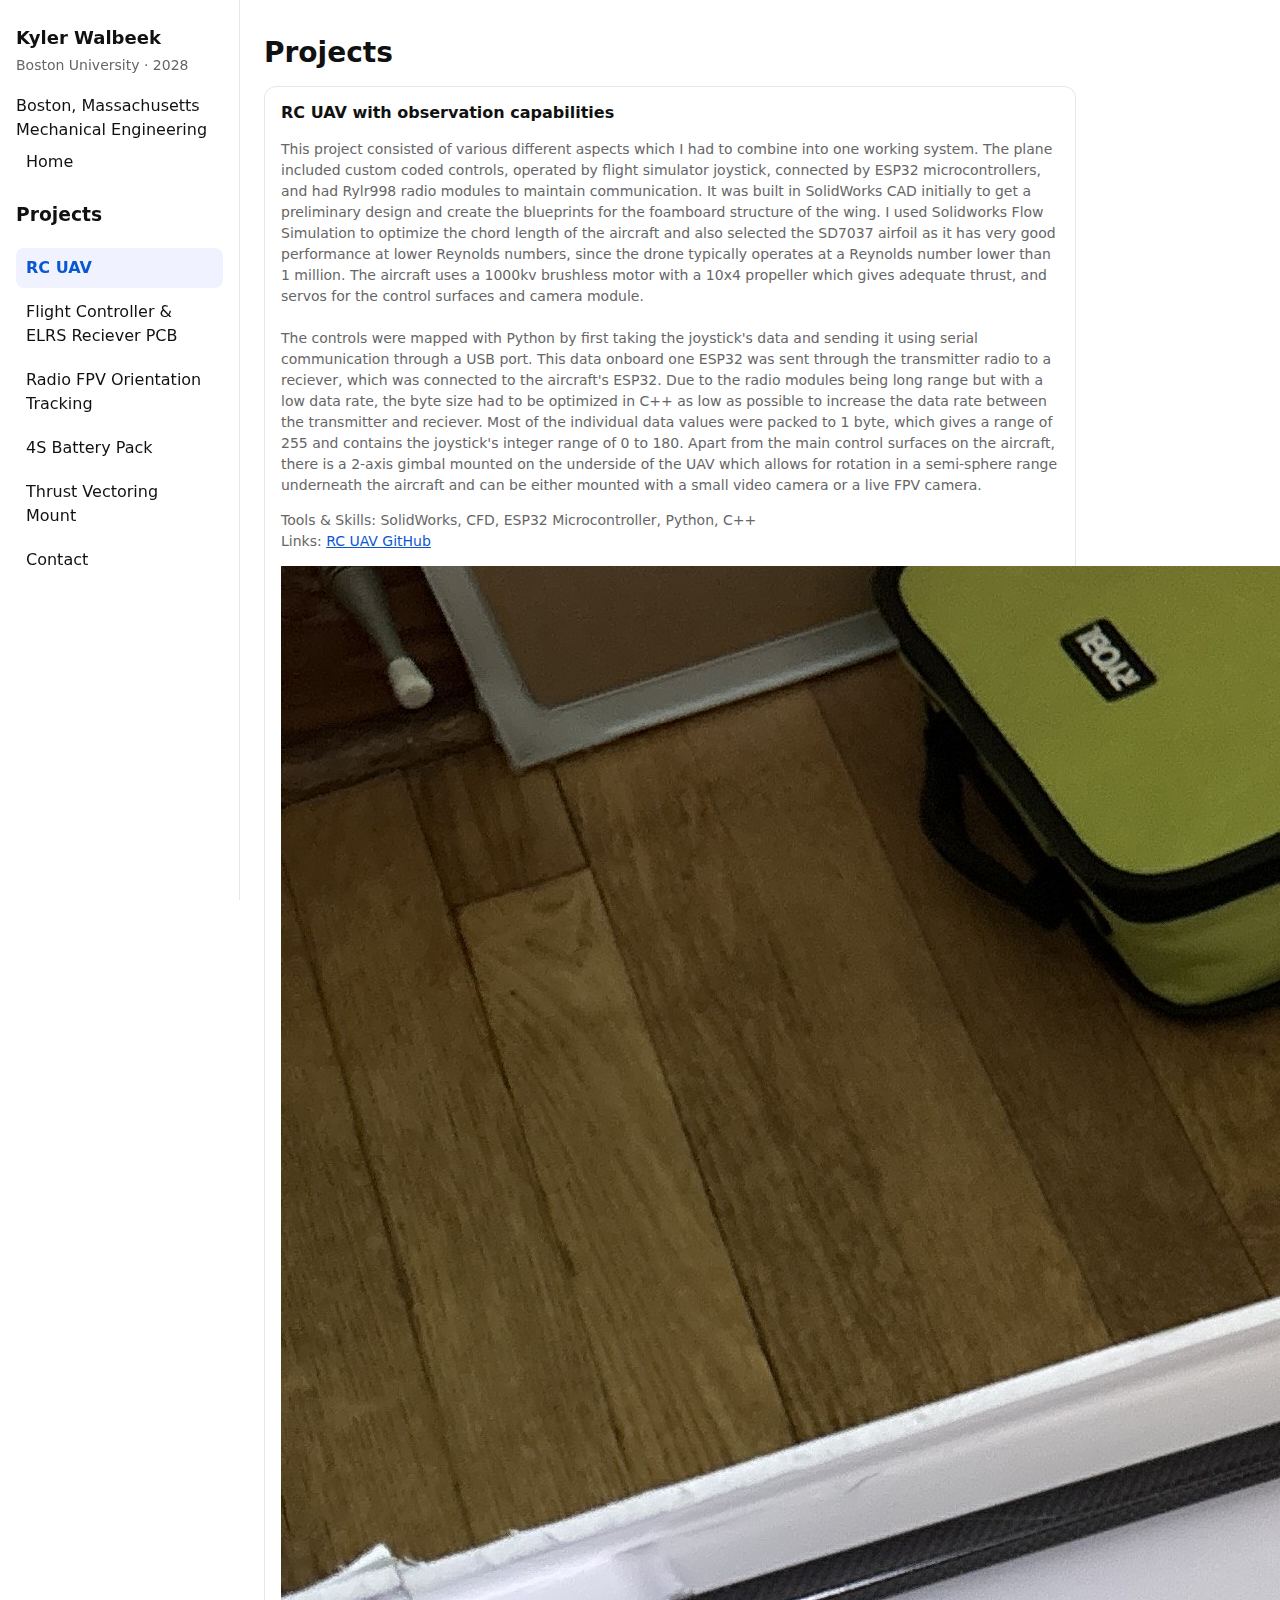
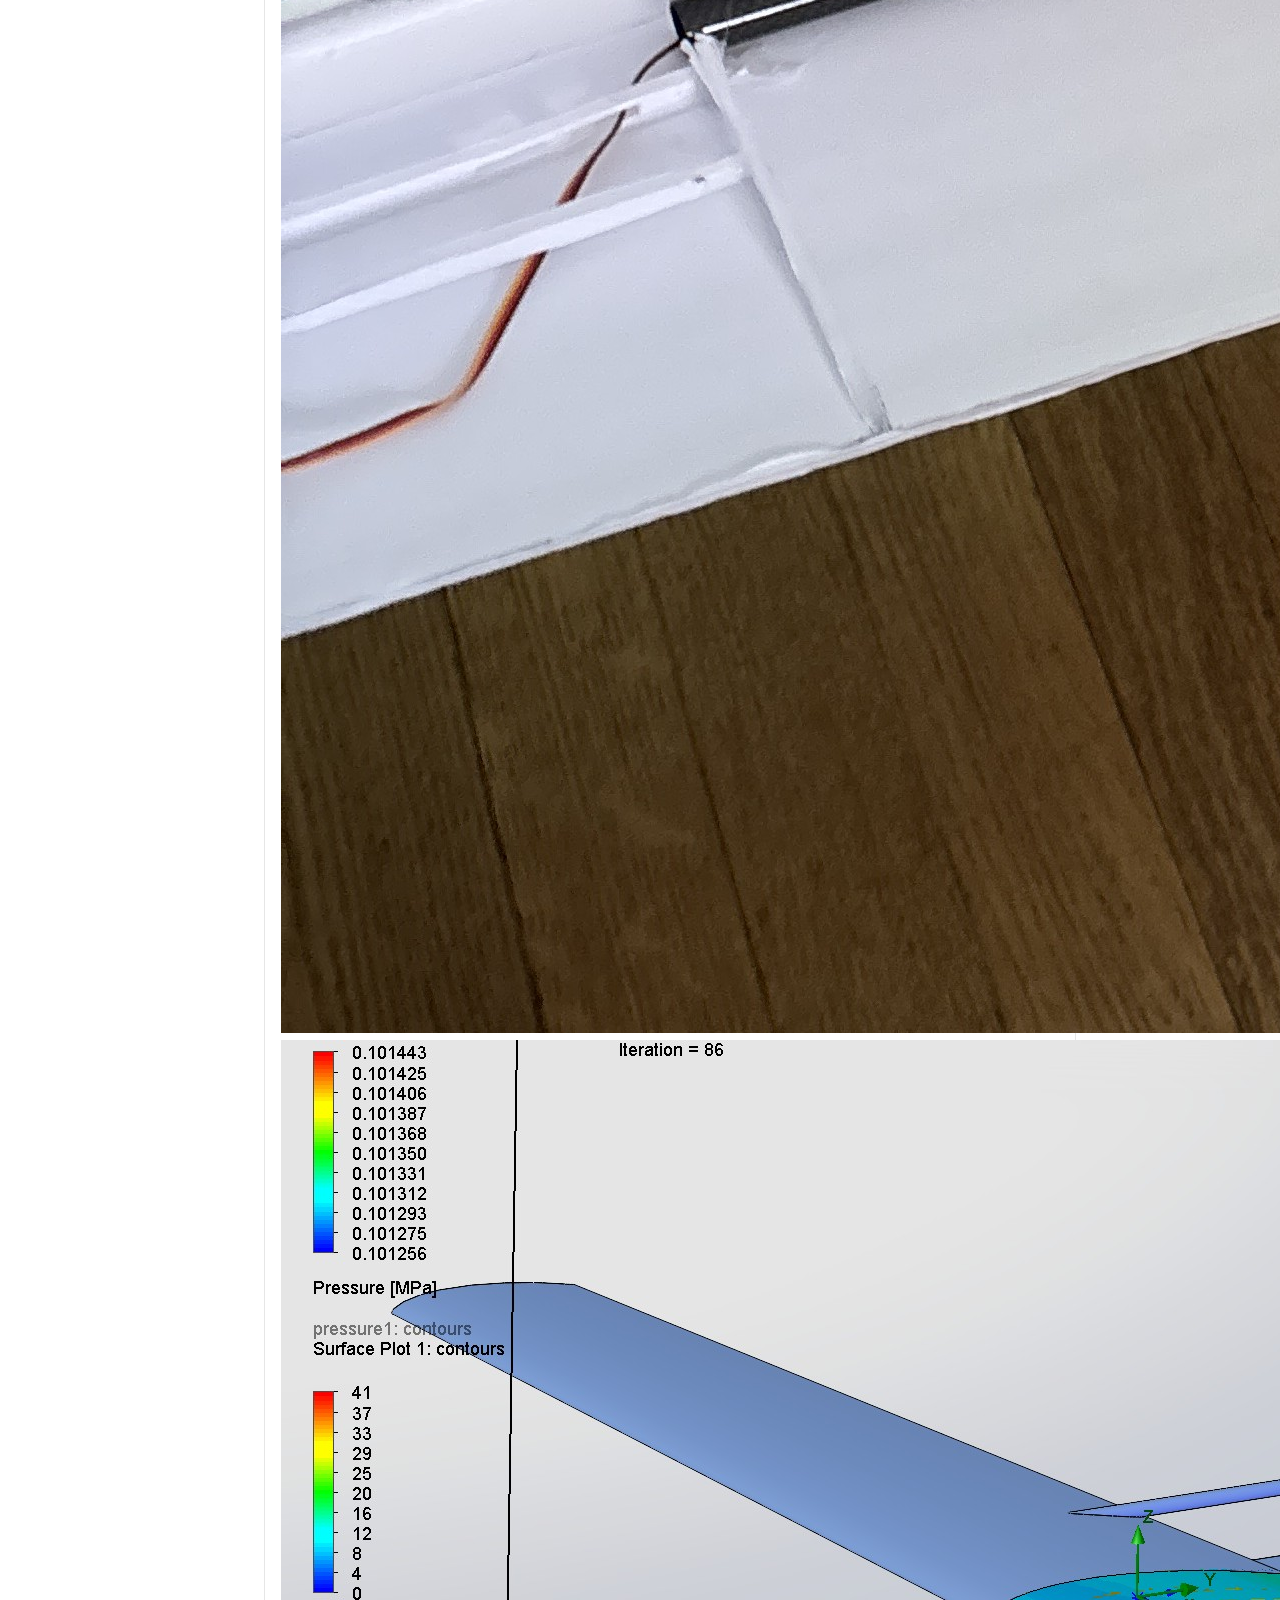
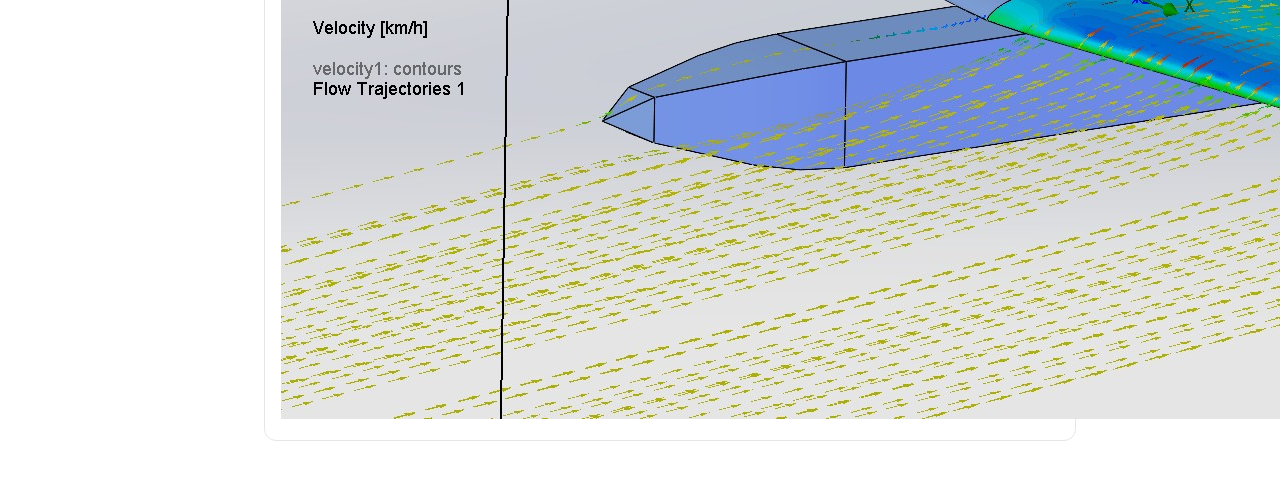
<file: RCUAVProject.html>
<!doctype html>
<html lang="en">
  <head>
    <meta charset="utf-8" />
    <meta name="viewport" content="width=device-width, initial-scale=1" />
    <title>Projects</title>
    <link rel="stylesheet" href="styles.css" />
  </head>
  <body>
    <div class="layout">
      <aside class="sidebar">
        <div class="name">Kyler Walbeek</div>
        <div class="subtitle">Boston University · 2028</div>
        <div class="smallsubtitle">Boston, Massachusetts<br>Mechanical Engineering</div>

        <nav class="nav">
          <a class="nav-header" href="index.html">Home</a>
          <h3 class="projectmargin section-title"> Projects</h3>
          <a class="active projectmargin" href="RCUAVProject.html">RC UAV</a>
          <a class="projectmargin" href="flightcontrollerandelrspcbProject.html">Flight Controller & ELRS Reciever PCB</a>
          <a class="projectmargin" href="FPVtrackingProject.html">Radio FPV Orientation Tracking</a>
          <a class="projectmargin" href="4SbatteryProject.html">4S Battery Pack</a>
          <a class="projectmargin" href="ThrustVectoringMount.html">Thrust Vectoring Mount</a>
          <a href="contact.html" class="nav-header">Contact</a>
        </nav>
      </aside>

      <main class="main">
        <h1>Projects</h1>

        <div class="card">
          <strong>RC UAV with observation capabilities</strong>
          <p class="small">This project consisted of various different aspects which I had to combine into one working system. The plane included custom coded controls, operated by
          flight simulator joystick, connected by ESP32 microcontrollers, and had Rylr998 radio modules to maintain communication. It was built in SolidWorks CAD initially to 
          get a preliminary design and create the blueprints for the foamboard structure of the wing. I used Solidworks Flow Simulation to optimize the chord length of the aircraft and
          also selected the SD7037 airfoil as it has very good performance at lower Reynolds numbers, since the drone typically operates at a Reynolds number lower than 1 million.
          The aircraft uses a 1000kv brushless motor with a 10x4 propeller which gives adequate thrust, and servos for the control surfaces and camera module. 
          <br><br>The controls were mapped with Python by first taking the 
          joystick's data and sending it using serial communication through a USB port. This data onboard one ESP32 was sent through the transmitter radio to a reciever, which was 
          connected to the aircraft's ESP32. Due to the radio modules being long range but with a low data rate, the byte size had to be optimized in C++ as low as possible to
          increase the data rate between the transmitter and reciever. Most of the individual data values were packed to 1 byte, which gives a range of 255 and contains the 
          joystick's integer range of 0 to 180. Apart from the main control surfaces on the aircraft, there is a 2-axis gimbal mounted on the underside of the UAV which allows 
          for rotation in a semi-sphere range underneath the aircraft and can be either mounted with a small video camera or a live FPV camera.</p>
          <p class="small">
            Tools & Skills: SolidWorks, CFD, ESP32 Microcontroller, Python, C++<br />
            Links: <a href="https://github.com/budgetcuts1/RCUAVProject_1">RC UAV GitHub</a>
          </p>
          <img src="images/rcuav1.JPG" class="smallimage">
          <img src="images/rcuavcfd1.jpg" class="mediumimage">
        </div>
      </main>
    </div>
  </body>
</html>
</file>
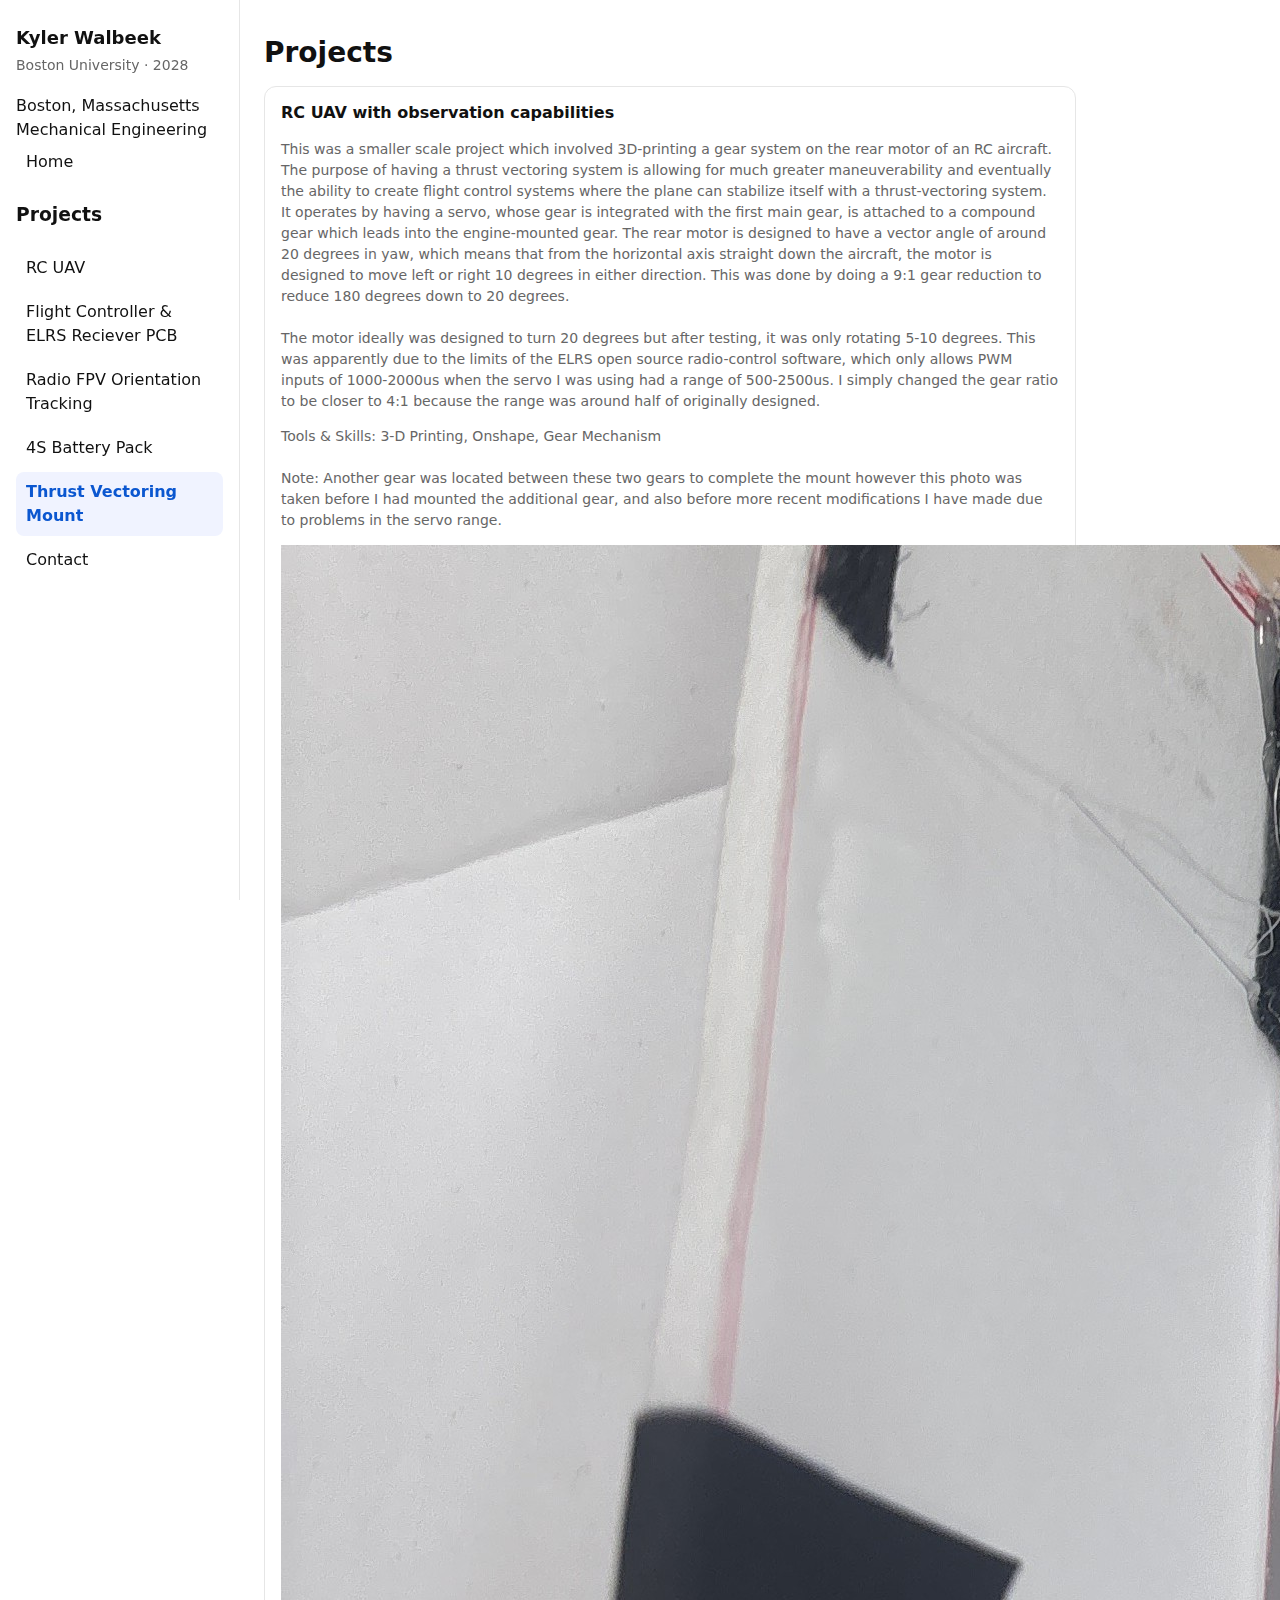
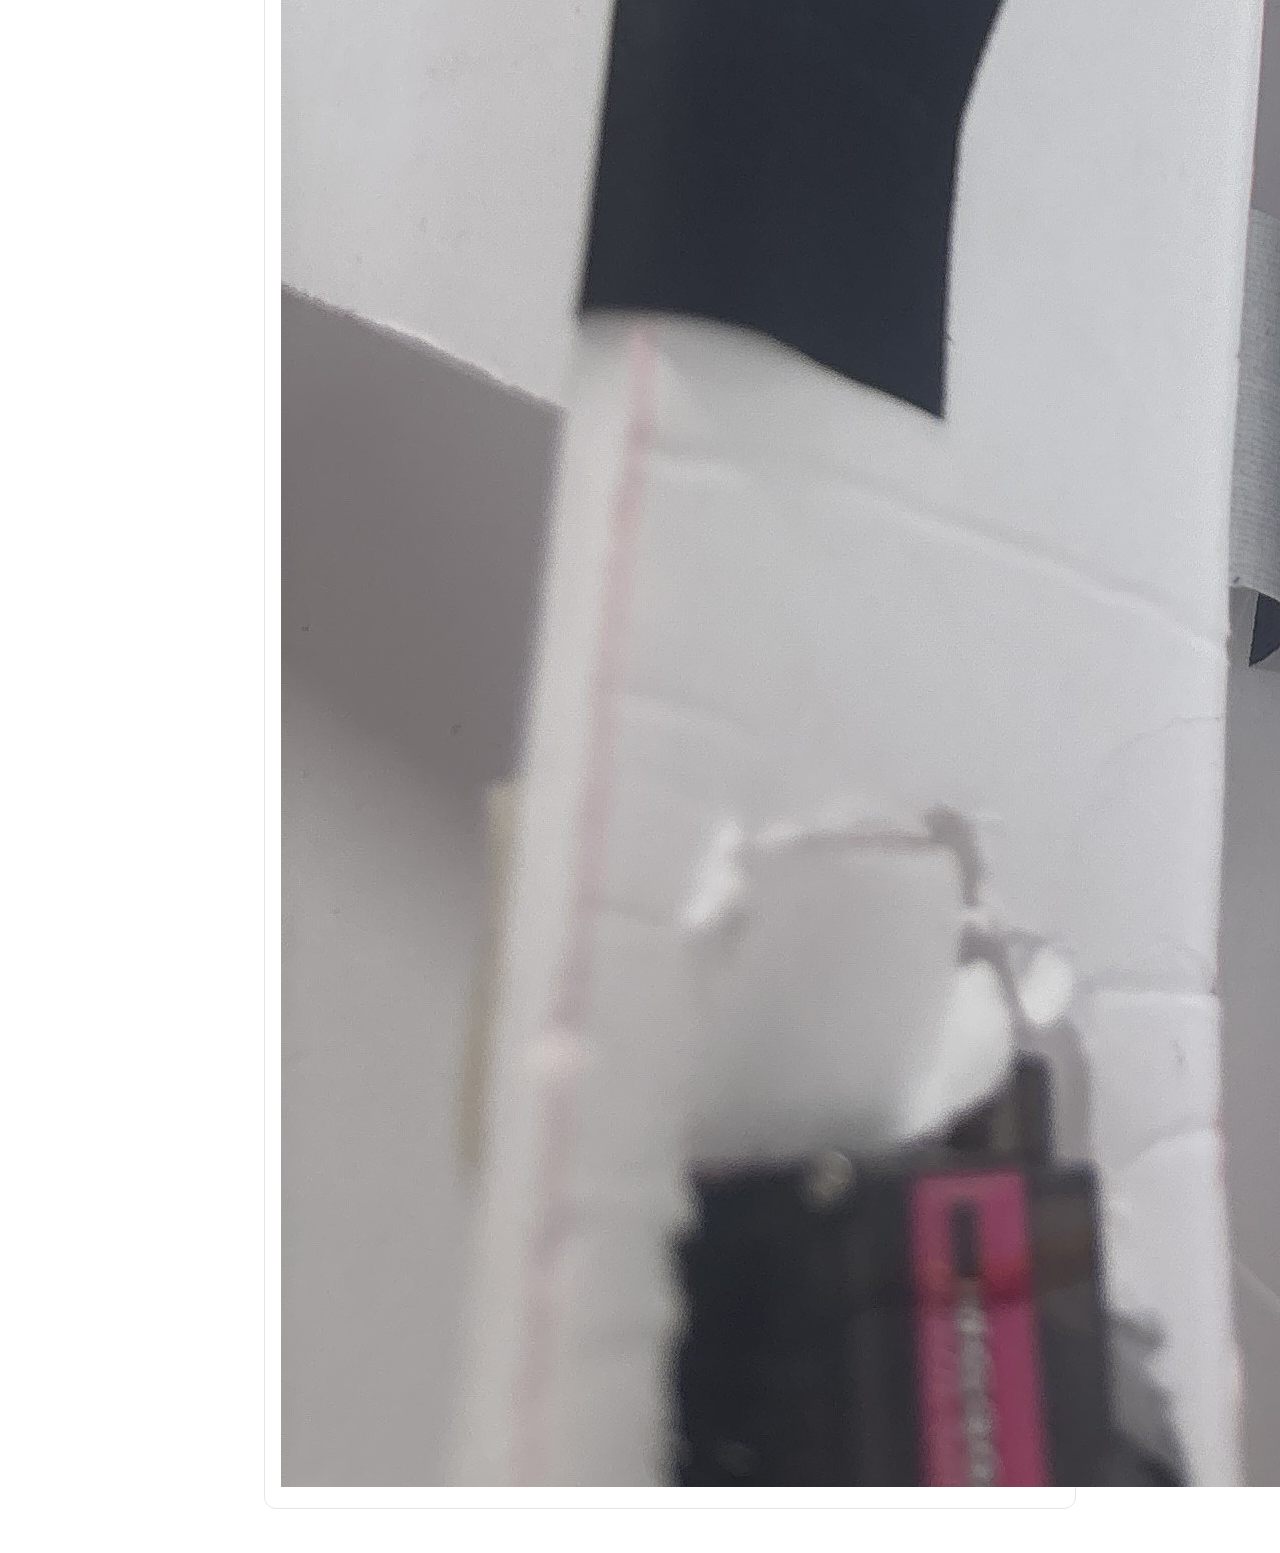
<file: ThrustVectoringMount.html>
<!doctype html>
<html lang="en">
  <head>
    <meta charset="utf-8" />
    <meta name="viewport" content="width=device-width, initial-scale=1" />
    <title>Projects</title>
    <link rel="stylesheet" href="styles.css" />
  </head>
  <body>
    <div class="layout">
      <aside class="sidebar">
        <div class="name">Kyler Walbeek</div>
        <div class="subtitle">Boston University · 2028</div>
        <div class="smallsubtitle">Boston, Massachusetts<br>Mechanical Engineering</div>

        <nav class="nav">
          <a class="nav-header" href="index.html">Home</a>
          <h3 class="projectmargin section-title"> Projects</h3>
          <a class="projectmargin" href="RCUAVProject.html">RC UAV</a>
          <a class="projectmargin" href="flightcontrollerandelrspcbProject.html">Flight Controller & ELRS Reciever PCB</a>
          <a class="projectmargin" href="FPVtrackingProject.html">Radio FPV Orientation Tracking</a>
          <a class="projectmargin" href="4SbatteryProject.html">4S Battery Pack</a>
          <a class="active projectmargin" href="ThrustVectoringMount.html">Thrust Vectoring Mount</a>
          <a href="contact.html" class="nav-header">Contact</a>
        </nav>
      </aside>

      <main class="main">
        <h1>Projects</h1>

        <div class="card">
          <strong>RC UAV with observation capabilities</strong>
          <p class="small">This was a smaller scale project which involved 3D-printing a gear system on the rear motor of an RC aircraft. The purpose of
          having a thrust vectoring system is allowing for much greater maneuverability and eventually the ability to create flight control systems
          where the plane can stabilize itself with a thrust-vectoring system.  It operates by having a servo, whose gear is integrated with the first 
          main gear, is attached to a compound gear which leads into the engine-mounted gear.
          The rear motor is designed to have a vector angle of around 20 degrees in yaw, which means that from the horizontal axis straight down the aircraft,
          the motor is designed to move left or right 10 degrees in either direction. This was done by doing a 9:1 gear reduction to reduce 180 degrees down
          to 20 degrees. <br><br> The motor ideally was designed to turn 20 degrees but after testing, it was only rotating 5-10 degrees. This was apparently
          due to the limits of the ELRS open source radio-control software, which only allows PWM inputs of 1000-2000us when the servo I was using had a range
          of 500-2500us. I simply changed the gear ratio to be closer to 4:1 because the range was around half of originally designed. 
          </p>
          <p class="small">
            Tools & Skills: 3-D Printing, Onshape, Gear Mechanism<br />
            <br> Note: Another gear was located between these two gears to complete the mount however this photo was taken before I had mounted the 
            additional gear, and also before more recent modifications I have made due to problems in the servo range.
          </p>
          <img src="images/thrustvector_1.JPEG" class="smallimage">
        </div>
      </main>
    </div>
  </body>
</html>
</file>
<file: styles.css>
:root {
  --bg: #ffffff;
  --text: #111111;
  --muted: #666666;
  --border: #e6e6e6;
  --link: #0b57d0;
}

* { box-sizing: border-box; }

body {
  margin: 0;
  font-family: system-ui, -apple-system, Segoe UI, Roboto, Arial, sans-serif;
  background: var(--bg);
  color: var(--text);
  line-height: 1.5;
}

.layout {
  display: grid;
  grid-template-columns: 240px 1fr;
  min-height: 100vh;
}

.sidebar {
  border-right: 1px solid var(--border);
  padding: 24px 16px;
  position: sticky;
  top: 0;
  height: 100vh;
}

.name {
  font-size: 18px;
  font-weight: 700;
  margin-bottom: 4px;
}

.subtitle {
  font-size: 14px;
  color: var(--muted);
  margin-bottom: 18px;
}

.nav a {
  display: block;
  padding: 8px 10px;
  border-radius: 8px;
  color: var(--text);
  text-decoration: none;
  margin-bottom: 4px;
}

.nav a:hover {
  background: #f5f5f5;
}

.nav a.active {
  background: #f0f3ff;
  color: var(--link);
  font-weight: 600;
}

.main {
  padding: 32px 24px;
  max-width: 860px;
}

h1 { font-size: 28px; margin: 0 0 12px; }
h2 { font-size: 18px; margin: 24px 0 10px; }

.card {
  border: 1px solid var(--border);
  border-radius: 12px;
  padding: 14px 16px;
  margin: 12px 0;
}

.small {
  color: var(--muted);
  font-size: 14px;
}

a { color: var(--link); }
</file>
